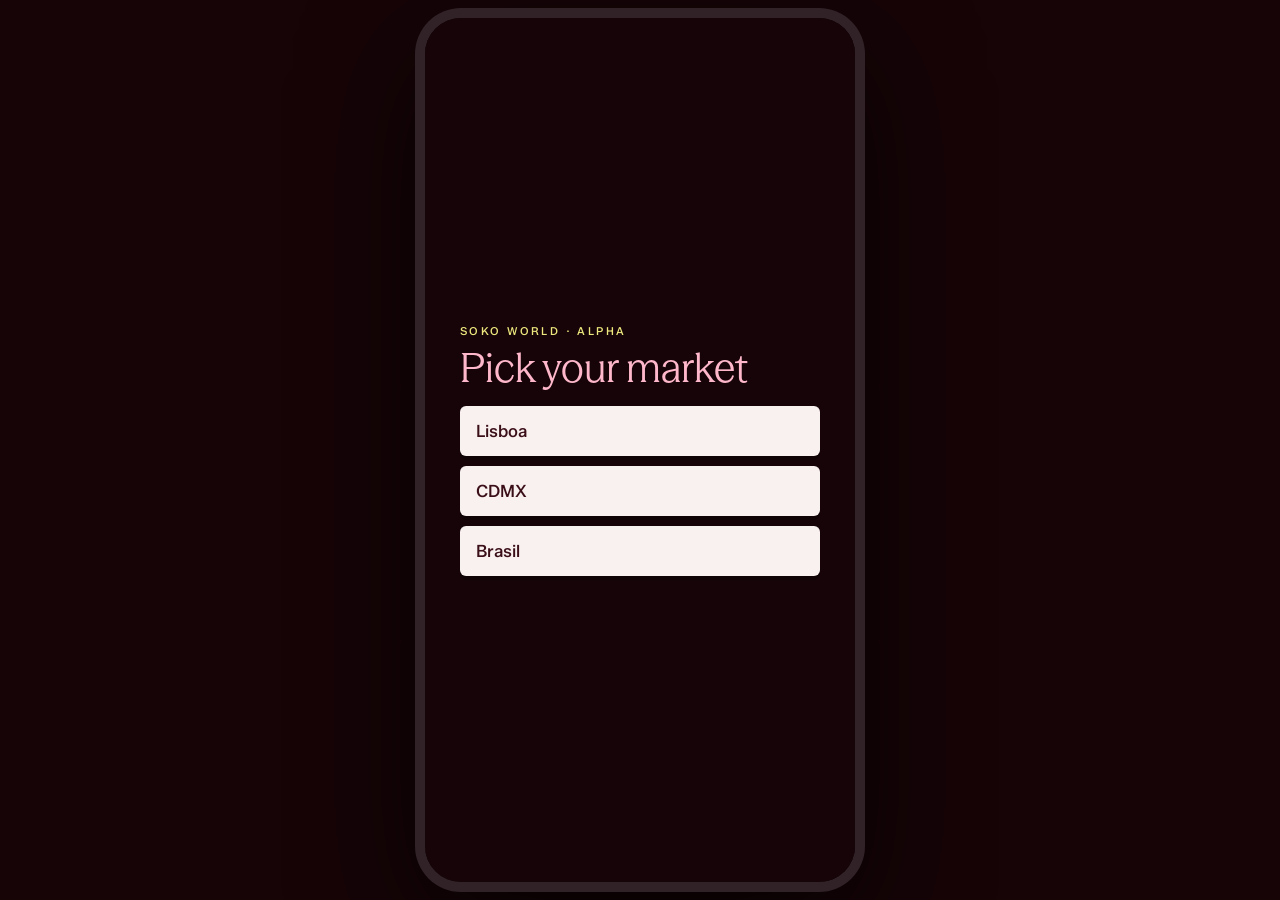
<file: index.html>
<!doctype html><html><head><meta charset="utf-8"><meta name="viewport" content="width=device-width,initial-scale=1"><title>Soko World</title>
<script>addEventListener('hashchange',function(){location.reload()});window.QROUTE=function(h){h=(h||'').toUpperCase();var M={L:'lis',C:'cdmx',B:'br'},SO=['waiter','tasting','museum','play','karaoke','gig','club','barcrush','flea','sunset','blinddate','groupchat'],KO=['restore','fog','pour','seat','beat','echo','ride','crowd','sun','signal'],VZ={L01:'culture',L02:'food',L03:'music',L04:'night',L05:'after',L06:'fallback',C01:'culture',C02:'food',C03:'music',C04:'night',C05:'after',C06:'fallback',B01:'culture',B02:'food',B03:'music',B04:'night',B05:'after',B06:'fallback'},m;
if(h==='ALPHA')return 'game.html?alpha=1';if(h==='ADMIN')return 'game.html?admin=1';
if((m=h.match(/^([SK])(\d\d)([LCB])(PT|ES|BR|EN)$/))){var g=(m[1]==='S'?SO:KO)[+m[2]-1];if(g)return 'game.html?m='+M[m[3]]+'&lang='+m[4].toLowerCase()+'&set='+(m[1]==='S'?'sit':'classic')+'&game='+g+'&ph='+((m[1]==='S'?0:12)+(+m[2])-1)}
if((m=h.match(/^([LCB])(\d\d)(PT|ES|BR|EN)$/))){var z=VZ[m[1]+m[2]];return 'game.html?m='+M[m[1]]+'&lang='+m[3].toLowerCase()+'&set=sit'+(z?'&zone='+z:'')+'&ph='+(21+(+m[2]))}
return null};
(function(){var c=((location.hash||'').slice(1)||'ALPHA').toUpperCase(),u=QROUTE(c);if(u)location.replace(u+'&qr='+encodeURIComponent(c))})();</script></head><body style="background:#170408"></body></html>
</file>
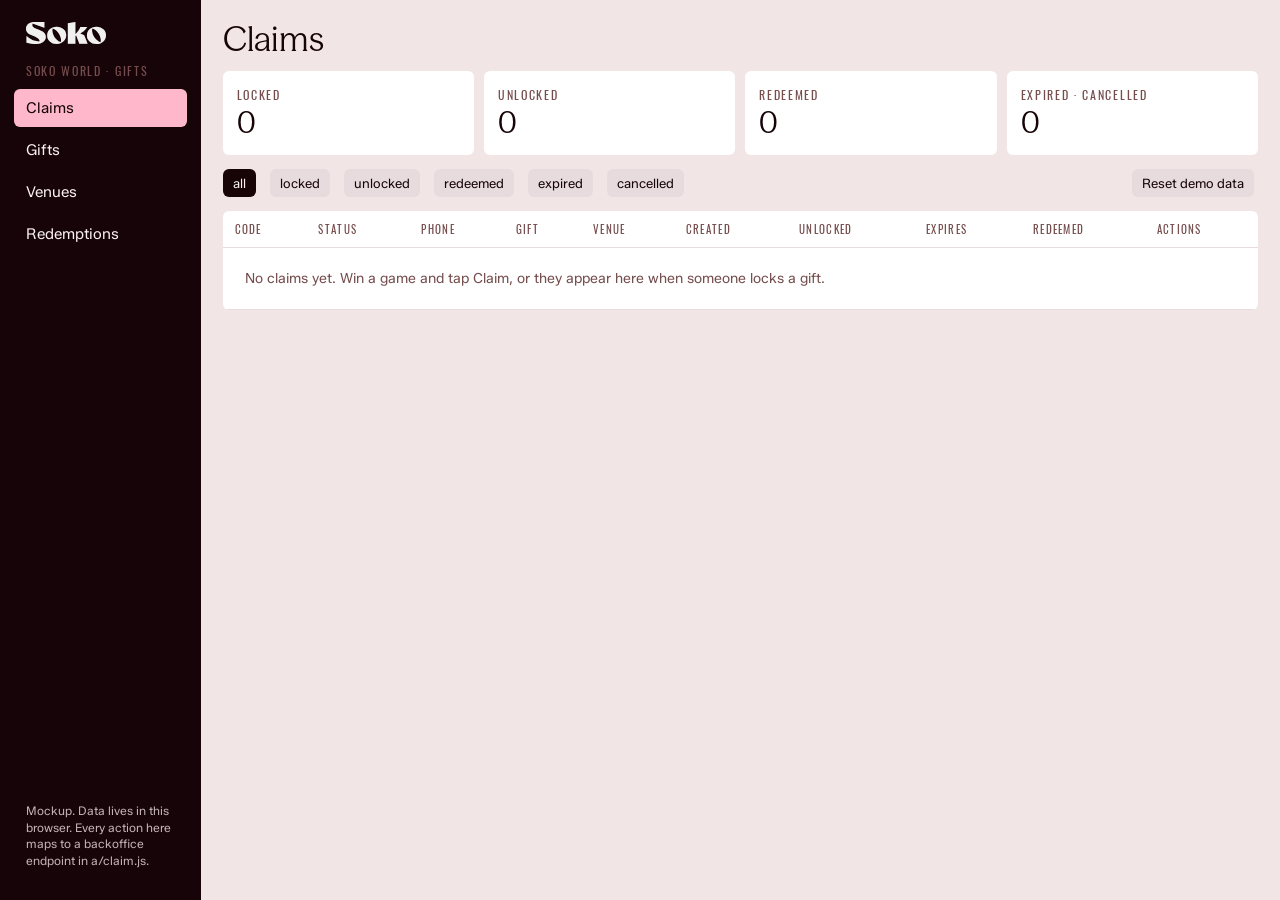
<file: backoffice.html>
<!doctype html>
<html lang="en">
<head>
<meta charset="utf-8">
<meta name="viewport" content="width=device-width,initial-scale=1">
<meta name="robots" content="noindex">
<title>Soko Backoffice · Gifts (mockup)</title>
<link rel="stylesheet" href="a/sw.css">
<style>
body{background:#f1e5e6}
.bo{display:flex;flex-wrap:wrap;min-height:100dvh}
nav{flex:1 1 200px;max-width:240px;background:var(--dark);color:var(--paper);padding:18px 14px;display:flex;flex-direction:column;gap:4px}
nav button{all:unset;cursor:pointer;padding:10px 12px;border-radius:6px;font-size:15px}
nav button.on{background:var(--pink);color:var(--inkd)}
nav button:focus-visible{outline:2px solid var(--yellow)}
section{flex:999 1 560px;min-width:0;padding:22px;display:flex;flex-direction:column;gap:14px}
.tw{overflow-x:auto;background:#fff;border-radius:6px}
table{border-collapse:collapse;width:100%;font-size:14px}
th{font:400 11px Oswald,sans-serif;letter-spacing:.12em;text-transform:uppercase;color:var(--ink50);text-align:left;padding:10px 12px;border-bottom:1px solid var(--sh45);white-space:nowrap}
td{padding:10px 12px;border-bottom:1px solid var(--sh45);vertical-align:middle;white-space:nowrap}
.tag{display:inline-block;padding:3px 8px;border-radius:6px;font-size:12px}
.t-locked{background:var(--yellow)}.t-unlocked{background:var(--blue)}.t-redeemed{background:var(--green)}.t-expired,.t-cancelled{background:var(--sh45);color:var(--sh2)}
.mini{border:0;border-radius:6px;padding:6px 10px;font:400 13px "Zalando Sans",sans-serif;background:var(--sh45);color:var(--inkd);cursor:pointer;margin-right:4px}
.mini.d{background:var(--inkd);color:var(--paper)}
.row{display:flex;gap:10px;flex-wrap:wrap;align-items:center}
.fg{display:grid;grid-template-columns:repeat(2,minmax(0,1fr));gap:10px}
.fg label{display:flex;flex-direction:column;gap:4px;font-size:13px;color:var(--ink50)}
.fg input,.fg select{height:44px;font-size:15px}
.kpi{display:grid;grid-template-columns:repeat(4,minmax(0,1fr));gap:10px}
.kpi div{background:#fff;border-radius:6px;padding:14px}
.kpi b{display:block;font-family:"Season Mix",serif;font-weight:400;font-size:30px}
@media (max-width:700px){.kpi{grid-template-columns:repeat(2,minmax(0,1fr))}.fg{grid-template-columns:1fr}nav{max-width:none;flex-direction:row;flex-wrap:wrap}}
</style>
</head>
<body>
<div class="bo">
<nav aria-label="Backoffice">
<img src="a/wordmark.svg" alt="Soko" style="filter:brightness(0) invert(.94);height:22px;margin:4px 12px 14px;align-self:flex-start">
<span class="ey" style="padding:0 12px 6px">Soko World · Gifts</span>
<button data-v="claims" class="on">Claims</button>
<button data-v="gifts">Gifts</button>
<button data-v="venues">Venues</button>
<button data-v="log">Redemptions</button>
<span style="margin-top:auto;font-size:12px;color:var(--sh4);padding:12px;line-height:1.4">Mockup. Data lives in this browser. Every action here maps to a backoffice endpoint in a/claim.js.</span>
</nav>
<section id="main" aria-live="polite"></section>
</div>
<script src="a/claim.js"></script>
<script>
const API=SWGifts,M=document.getElementById('main');let V='claims',F='all';
const esc=s=>String(s==null?'':s).replace(/[&<>"]/g,c=>({'&':'&amp;','<':'&lt;','>':'&gt;','"':'&quot;'}[c]));
const dt=ms=>ms?new Date(ms).toLocaleString('en-GB',{day:'2-digit',month:'2-digit',hour:'2-digit',minute:'2-digit'}):'·';
document.querySelectorAll('nav [data-v]').forEach(b=>b.onclick=()=>{V=b.dataset.v;document.querySelectorAll('nav [data-v]').forEach(x=>x.classList.toggle('on',x===b));draw()});
function stat(c){return API.check(c)==='expired'&&c.status==='unlocked'?'expired':c.status}
function draw(){const d=API.db();({claims,gifts,venues,log})[V](d)}
function claims(d){
  const all=Object.values(d.claims).sort((a,b)=>b.created_at-a.created_at);
  const n=s=>all.filter(c=>stat(c)===s).length;
  const rows=all.filter(c=>F==='all'||stat(c)===F);
  M.innerHTML=`<h1 class="disp" style="font-size:34px">Claims</h1>
  <div class="kpi"><div><span class="ey">Locked</span><b>${n('locked')}</b></div><div><span class="ey">Unlocked</span><b>${n('unlocked')}</b></div><div><span class="ey">Redeemed</span><b>${n('redeemed')}</b></div><div><span class="ey">Expired · cancelled</span><b>${n('expired')+n('cancelled')}</b></div></div>
  <div class="row">${['all','locked','unlocked','redeemed','expired','cancelled'].map(s=>`<button class="mini ${F===s?'d':''}" data-f="${s}">${s}</button>`).join('')}<button class="mini" id="rs" style="margin-left:auto">Reset demo data</button></div>
  <div class="tw"><table><thead><tr><th>Code</th><th>Status</th><th>Phone</th><th>Gift</th><th>Venue</th><th>Created</th><th>Unlocked</th><th>Expires</th><th>Redeemed</th><th>Actions</th></tr></thead><tbody>
  ${rows.map(c=>`<tr><td><b style="font-weight:500">${esc(c.code)}</b></td><td><span class="tag t-${stat(c)}">${stat(c)}</span></td><td>${esc(API.mask(c.phone_e164||'')||c.phone_masked)}</td><td>${esc(c.gift_title)}</td><td>${esc(c.venue_name)}</td><td>${dt(c.created_at)}</td><td>${dt(c.unlocked_at)}</td><td>${dt(c.expires_at)}</td><td>${dt(c.redeemed_at)}</td>
  <td>${c.status==='locked'?`<button class="mini d" data-a="unlock" data-c="${c.code}" title="What the signup hook does when this phone signs up">Simulate signup</button>`:''}${c.status==='unlocked'?`<button class="mini" data-a="gift" data-c="${c.code}">Gift page</button><button class="mini" data-a="venue" data-c="${c.code}">Venue screen</button>`:''}${['locked','unlocked'].includes(c.status)?`<button class="mini" data-a="cancel" data-c="${c.code}">Cancel</button>`:''}</td></tr>`).join('')||`<tr><td colspan="10" style="color:var(--ink50);padding:22px">No claims yet. Win a game and tap Claim, or they appear here when someone locks a gift.</td></tr>`}
  </tbody></table></div>`;
  M.querySelectorAll('[data-f]').forEach(b=>b.onclick=()=>{F=b.dataset.f;draw()});
  document.getElementById('rs').onclick=()=>{if(confirm('Reset all demo data in this browser?')){API.reset();draw()}};
  M.querySelectorAll('[data-a]').forEach(b=>b.onclick=()=>{const c=API.db().claims[b.dataset.c];const a=b.dataset.a;
    if(a==='unlock'){API.unlock(c.code);API.track('sw_claim_unlock',{code:c.code,via:'backoffice_sim'})}
    if(a==='cancel'&&confirm('Cancel '+c.code+'? The customer can no longer redeem it.'))API.cancel(c.code);
    if(a==='gift')window.open(API.giftUrl(c)+'&demo=1','_blank');
    if(a==='venue')window.open(API.redeemUrl(c),'_blank');
    draw()});
}
function gifts(d){
  const vs=Object.values(d.venues);
  M.innerHTML=`<h1 class="disp" style="font-size:34px">Gifts</h1>
  <div class="tw"><table><thead><tr><th>ID</th><th>Venue</th><th>Title (PT)</th><th>Stock</th><th>Per day</th><th>Valid days</th><th>Issued</th><th>Active</th><th></th></tr></thead><tbody>
  ${Object.values(d.gifts).map(g=>`<tr><td>${esc(g.id)}</td><td>${esc(g.venue_id?(d.venues[g.venue_id]||{}).name:'Any venue')}</td><td>${esc(g.title.pt)}</td><td>${g.stock_total}</td><td>${g.stock_day}</td><td>${g.valid_days}</td><td>${g.issued||0}</td><td>${g.active?'<span class="tag t-redeemed">on</span>':'<span class="tag t-cancelled">off</span>'}</td><td><button class="mini" data-e="${esc(g.id)}">Edit</button></td></tr>`).join('')}
  </tbody></table></div>
  <form id="gf" class="card" style="background:#fff;display:flex;flex-direction:column;gap:12px"><span class="ey" id="gfh">New gift</span>
  <div class="fg"><label>ID<input name="id" required placeholder="G-COFFEE"></label><label>Venue<select name="venue_id"><option value="">Any venue</option>${vs.map(v=>`<option value="${esc(v.id)}">${esc(v.name)}</option>`).join('')}</select></label>
  <label>Title PT<input name="pt" required></label><label>Title PT-BR<input name="br" required></label><label>Title ES<input name="es" required></label><label>Title EN<input name="en" required></label>
  <label>Total stock<input name="stock_total" type="number" min="1" value="50" required></label><label>Per day<input name="stock_day" type="number" min="1" value="10" required></label>
  <label>Valid days after unlock<input name="valid_days" type="number" min="1" value="7" required></label><label>Active<select name="active"><option value="1">On</option><option value="0">Off</option></select></label></div>
  <button class="btn d" type="submit">Save gift</button></form>`;
  const f=document.getElementById('gf');
  M.querySelectorAll('[data-e]').forEach(b=>b.onclick=()=>{const g=d.gifts[b.dataset.e];document.getElementById('gfh').textContent='Edit '+g.id;f.id.value=g.id;f.venue_id.value=g.venue_id||'';['pt','br','es','en'].forEach(k=>f[k].value=g.title[k]);f.stock_total.value=g.stock_total;f.stock_day.value=g.stock_day;f.valid_days.value=g.valid_days;f.active.value=g.active?'1':'0';f.scrollIntoView({behavior:'smooth'})});
  f.onsubmit=e=>{e.preventDefault();API.saveGift({id:f.id.value.trim().toUpperCase(),venue_id:f.venue_id.value||null,title:{pt:f.pt.value,br:f.br.value,es:f.es.value,en:f.en.value},stock_total:+f.stock_total.value,stock_day:+f.stock_day.value,valid_days:+f.valid_days.value,active:f.active.value==='1'});draw()};
}
function venues(d){
  M.innerHTML=`<h1 class="disp" style="font-size:34px">Venues</h1><p class="small" style="margin:0">In the real backoffice these are the existing Soko venues. The only new field is the redeem PIN.</p>
  <div class="tw"><table><thead><tr><th>Venue</th><th>Area</th><th>Market</th><th>Redeem PIN</th><th>This week</th><th>This month</th><th>Redeem page</th></tr></thead><tbody>
  ${Object.values(d.venues).map(v=>{const s=API.stats(v.id);return `<tr><td>${esc(v.name)}</td><td>${esc(v.area)}</td><td>${esc(v.market)}</td><td><input data-p="${esc(v.id)}" value="${esc(v.redeem_pin)}" inputmode="numeric" maxlength="4" style="width:90px;height:38px;font-size:15px" aria-label="PIN for ${esc(v.name)}"></td><td>${s.week}</td><td>${s.month}</td><td><a href="redeem.html" target="_blank" style="color:var(--ink)">Open</a></td></tr>`}).join('')}
  </tbody></table></div>`;
  M.querySelectorAll('[data-p]').forEach(i=>i.onchange=()=>{if(/^\d{4}$/.test(i.value))API.saveVenue({id:i.dataset.p,redeem_pin:i.value});else{i.value=API.db().venues[i.dataset.p].redeem_pin}});
}
function log(d){
  M.innerHTML=`<h1 class="disp" style="font-size:34px">Redemptions</h1><div class="tw"><table><thead><tr><th>When</th><th>Code</th><th>Gift</th><th>Venue</th><th>Customer</th></tr></thead><tbody>
  ${d.log.map(r=>`<tr><td>${dt(r.at)}</td><td>${esc(r.code)}</td><td>${esc(r.gift_title)}</td><td>${esc((d.venues[r.venue_id]||{}).name||r.venue_id)}</td><td>${esc(r.phone)}</td></tr>`).join('')||`<tr><td colspan="5" style="color:var(--ink50);padding:22px">No redemptions in this browser yet.</td></tr>`}
  </tbody></table></div>`;
}
draw();
</script>
</body>
</html>
</file>
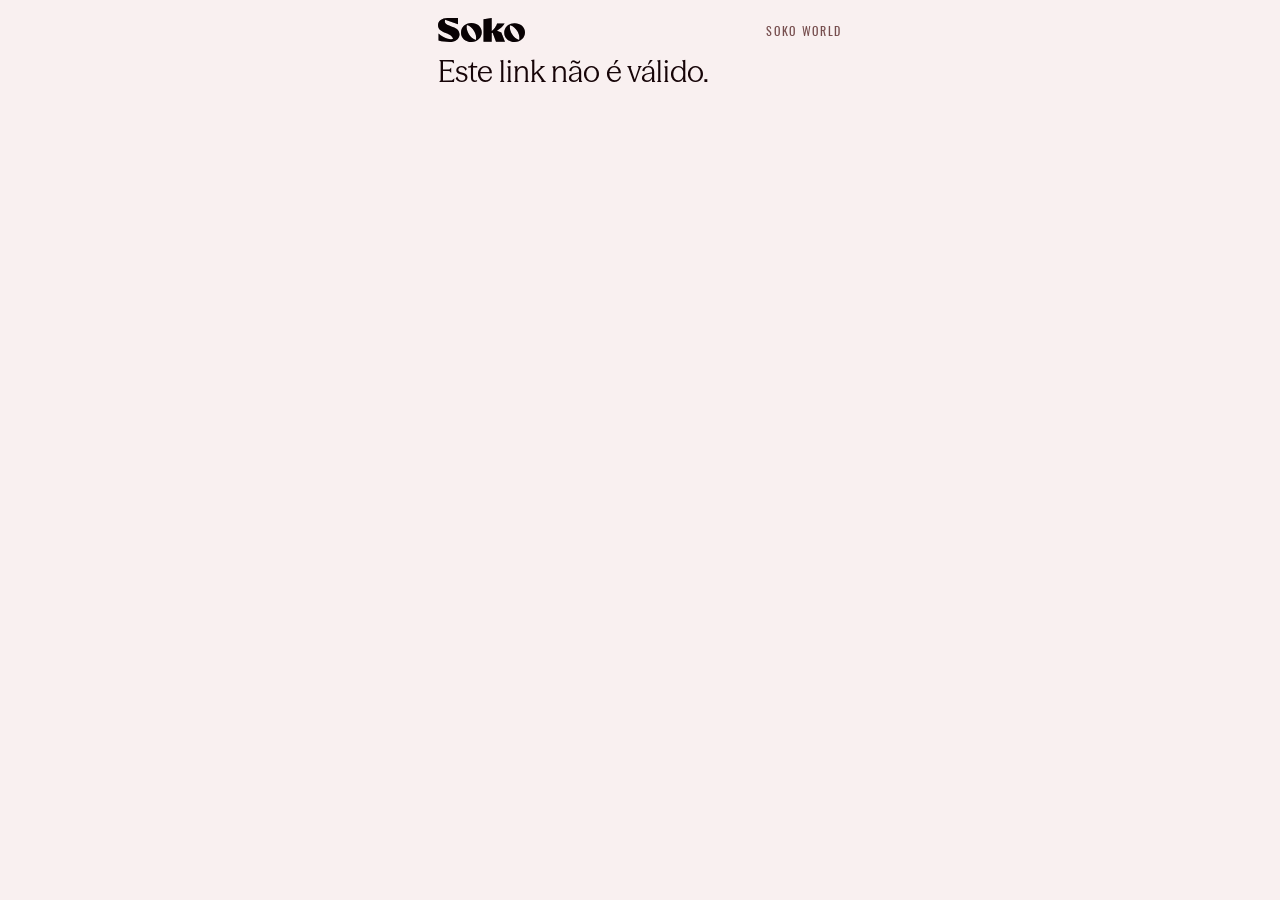
<file: gift.html>
<!doctype html>
<html lang="pt">
<head>
<meta charset="utf-8">
<meta name="viewport" content="width=device-width,initial-scale=1,viewport-fit=cover">
<meta name="robots" content="noindex">
<meta name="theme-color" content="#f9f0f0">
<title>Soko · Your gift</title>
<link rel="stylesheet" href="a/sw.css">
</head>
<body>
<main class="wrap" id="app"></main>
<script src="a/qr.js"></script>
<script src="a/claim.js"></script>
<script>
/* Customer side · the page the WhatsApp message links to after signup (?d=<claim>). */
const T={
pt:{ey:'A tua oferta',show:'Mostra isto ao balcão',venue:'Venue',until:'Válida até',once:'Só funciona uma vez. A equipa lê com a câmara do telemóvel.',lock_ey:'Oferta guardada',lock_h:'Regista-te na Soko para a desbloquear',lock_p:'A tua oferta está presa a {p}. Regista-te na Soko com este número exato e o QR chega-te pelo WhatsApp.',get:'Obter a Soko',sim:'Demo: simular registo na Soko',used:'Esta oferta já foi usada a {t}.',inv:'Este link não é válido.'},
br:{ey:'Seu presente',show:'Mostre isto no balcão',venue:'Lugar',until:'Válido até',once:'Só funciona uma vez. A equipe lê com a câmera do celular.',lock_ey:'Presente guardado',lock_h:'Cadastre-se na Soko pra liberar',lock_p:'Seu presente está preso a {p}. Cadastre-se na Soko com este número exato e o QR chega pelo WhatsApp.',get:'Baixar a Soko',sim:'Demo: simular cadastro na Soko',used:'Este presente já foi usado em {t}.',inv:'Este link não é válido.'},
es:{ey:'Tu regalo',show:'Muestra esto en la barra',venue:'Lugar',until:'Válido hasta',once:'Funciona una sola vez. El equipo lo lee con la cámara del teléfono.',lock_ey:'Regalo guardado',lock_h:'Regístrate en Soko para desbloquearlo',lock_p:'Tu regalo está ligado a {p}. Regístrate en Soko con este número exacto y el QR te llega por WhatsApp.',get:'Descargar Soko',sim:'Demo: simular registro en Soko',used:'Este regalo ya se usó el {t}.',inv:'Este enlace no es válido.'},
en:{ey:'Your gift',show:'Show this at the counter',venue:'Venue',until:'Valid until',once:'Works once. Staff scan it with their phone camera.',lock_ey:'Gift saved',lock_h:'Sign up to Soko to unlock it',lock_p:'Your gift is locked to {p}. Sign up to Soko with this exact number and the QR arrives on WhatsApp.',get:'Get Soko',sim:'Demo: simulate Soko signup',used:'This gift was already used on {t}.',inv:'This link isn’t valid.'}};
const LOC={pt:'pt-PT',br:'pt-BR',es:'es-MX',en:'en-GB'};
const API=SWGifts,qs=new URLSearchParams(location.search),app=document.getElementById('app');
const R=API.get(qs.get('d')||'');const c=R.claim;
let L=qs.get('lang')||(c&&(c.lang||API.LANG[c.market]))||'pt';if(!T[L])L='pt';
document.documentElement.lang=L==='br'?'pt-BR':L;
const t=(k,o)=>{let s=T[L][k];for(const x in (o||{}))s=s.replace('{'+x+'}',o[x]);return s};
const esc=s=>String(s==null?'':s).replace(/[&<>"]/g,ch=>({'&':'&amp;','<':'&lt;','>':'&gt;','"':'&quot;'}[ch]));
const topbar=`<div class="top"><img src="a/wordmark.svg" alt="Soko" style="filter:brightness(.25)"><span class="ey">Soko World</span></div>`;
function qrSvg(text){const q=qrcode(0,'M');q.addData(text);q.make();return q.createSvgTag({cellSize:6,margin:4,scalable:true})}
if(!c){app.innerHTML=topbar+`<h1 class="disp" style="font-size:30px">${esc(t('inv'))}</h1>`}
else{
  API.track('sw_gift_open',{status:c.status,code:c.code,venue:c.venue_id});
  const phone=c.phone_masked||API.mask(c.phone_e164||'');
  if(c.status==='locked'){
    app.innerHTML=topbar+`<span class="ey">${esc(t('lock_ey'))}</span><h1 class="disp" style="font-size:34px">${esc(t('lock_h'))}</h1>
    <div class="card" style="background:var(--pinkl)"><span class="ey" style="font-size:10px">${esc(c.venue_name)}</span><div style="font-size:18px;font-weight:500;margin-top:4px">${esc(c.gift_title)}</div></div>
    <p style="margin:0;font-size:16px;line-height:1.45">${esc(t('lock_p',{p:phone}))}</p>
    <a class="btn p" href="https://soko.fyi/get/">${esc(t('get'))}</a>
    ${qs.get('demo')==='1'?`<div class="demo"><button class="btn y" id="sim">${esc(t('sim'))}</button></div>`:''}`;
    const sim=document.getElementById('sim');
    if(sim)sim.onclick=()=>{let u=API.unlock(c.code);if(!u||u.status!=='unlocked'){u=Object.assign({},c,{status:'unlocked',unlocked_at:Date.now(),expires_at:Date.now()+7*864e5})}
      location.href=API.giftUrl(u).replace(/\?/,'?demo=1&');};
  } else {
    const url=API.redeemUrl(c);
    const dl=new Date(c.expires_at).toLocaleDateString(LOC[L],{weekday:'short',day:'numeric',month:'numeric'});
    app.innerHTML=topbar+`<span class="ey" style="text-align:center">${esc(t('show'))}</span><h1 class="disp" style="font-size:36px;text-align:center">${esc(c.gift_title)}</h1>
    <div class="qrbox pop">${qrSvg(url)}</div><div class="code">${esc(c.code)}</div>
    <div class="kv"><div style="background:var(--pinkl)"><span class="ey" style="font-size:10px">${esc(t('venue'))}</span><b>${esc(c.venue_name)}</b></div><div><span class="ey" style="font-size:10px">${esc(t('until'))}</span><b>${esc(dl)}</b></div></div>
    <p class="small" style="text-align:center;margin:0">${esc(c.status==='redeemed'?t('used',{t:new Date(c.redeemed_at).toLocaleString(LOC[L])}):t('once'))}</p>
    ${qs.get('demo')==='1'?`<div class="demo">Demo: <a href="${esc(url)}" style="color:inherit">open the venue screen for this QR</a></div>`:''}`;
  }
}
</script>
</body>
</html>
</file>
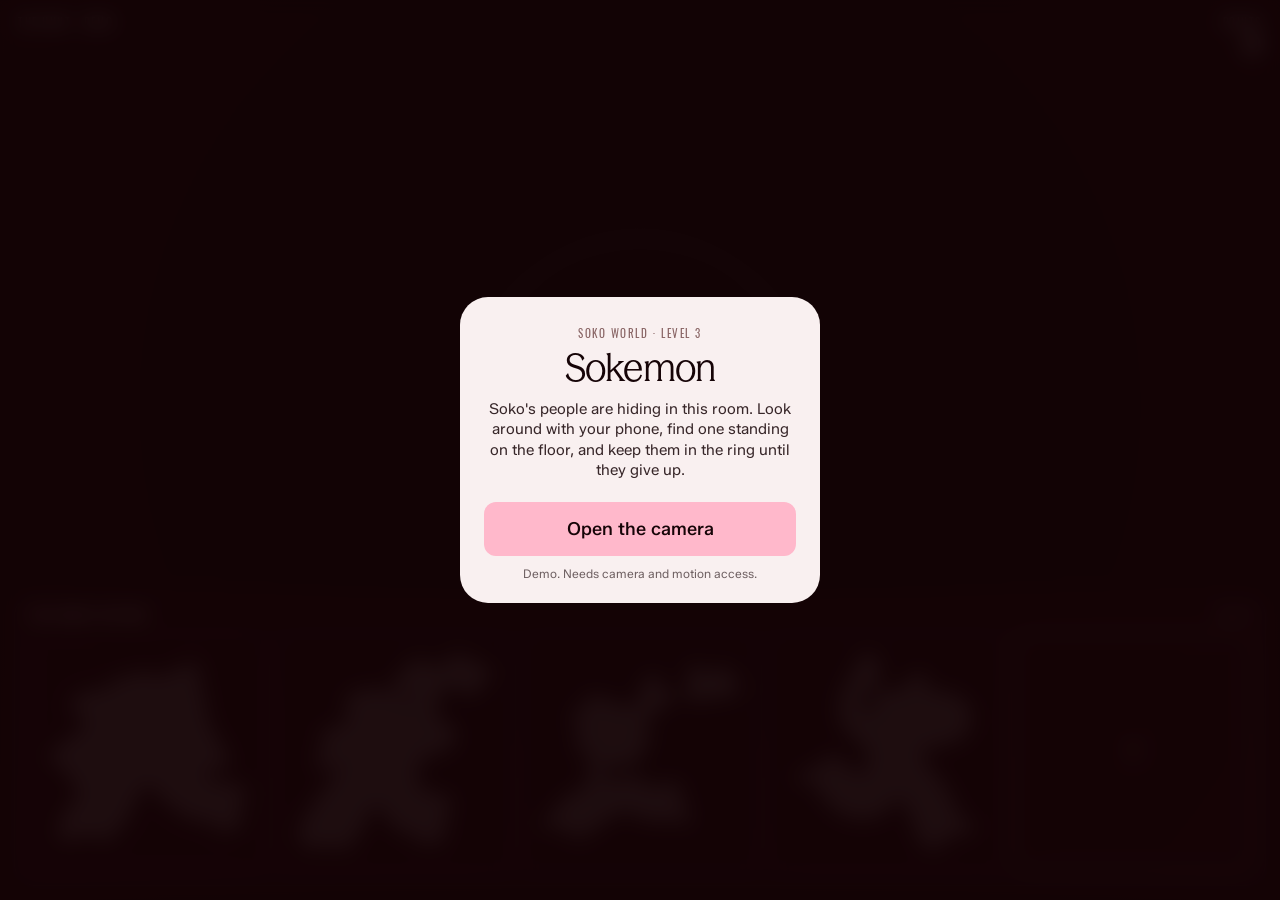
<file: hunt.html>
<!doctype html>
<html lang="en"><head><meta charset="utf-8">
<meta name="viewport" content="width=device-width,initial-scale=1,viewport-fit=cover,user-scalable=no">
<title>Sokemon · Soko World</title>
<style>
@font-face{font-family:"Zalando Sans";src:url(a/ZalandoSans.woff2) format("woff2");font-weight:200 900;font-display:swap}
@font-face{font-family:"Oswald";src:url(a/Oswald-Regular.woff2) format("woff2");font-weight:400;font-display:swap}
@font-face{font-family:"Season Mix";src:url(a/SeasonMixTRIAL-Regular.woff2) format("woff2");font-weight:100 900;font-display:swap}
:root{--ink:#160407;--dark:#3b0f18;--paper:#f9f0f0;--pink:#ffb8cb;--lilac:#a597ff;--yellow:#ede77d;--green:#b0ef8b;--blue:#8bdfff;--coral:#f68686}
*{box-sizing:border-box;-webkit-tap-highlight-color:transparent}
html,body{margin:0;height:100%;background:var(--ink);color:var(--paper);font-family:"Zalando Sans",system-ui,sans-serif;overflow:hidden;overscroll-behavior:none;touch-action:none;user-select:none;-webkit-user-select:none}
#cam,#fb,#cv{position:fixed;inset:0;width:100%;height:100%}#cam,#fb{z-index:0}#cv{z-index:2}#shade{z-index:1}.top,.hint,.tray{z-index:3}#dbg{position:fixed;left:8px;top:50%;z-index:9;font:11px monospace;background:rgba(0,0,0,.6);padding:4px 6px;border-radius:6px;display:none;white-space:pre}
#cam{object-fit:cover;background:#000}
#fb{background:linear-gradient(180deg,#4a3f9e,#8f82ec 55%,#e7a3c4);display:none}
#shade{position:fixed;inset:0;background:radial-gradient(circle at 50% 45%,transparent 30%,rgba(22,4,7,.55));pointer-events:none}
.top{position:fixed;left:0;right:0;top:0;padding:calc(env(safe-area-inset-top) + 14px) 18px 0;display:flex;justify-content:space-between;align-items:flex-start;pointer-events:none}
.k{font-family:Oswald,sans-serif;letter-spacing:.14em;text-transform:uppercase;font-size:11px;opacity:.85}
.pts{font-family:"Season Mix",serif;font-size:30px;line-height:1}
.hint{position:fixed;left:0;right:0;top:calc(env(safe-area-inset-top) + 76px);text-align:center;font-family:"Season Mix",serif;font-size:21px;padding:0 26px;text-shadow:0 2px 14px rgba(0,0,0,.6);pointer-events:none;transition:opacity .4s}
.tray{position:fixed;left:14px;right:14px;bottom:calc(env(safe-area-inset-bottom) + 14px);background:rgba(22,4,7,.6);-webkit-backdrop-filter:blur(14px);backdrop-filter:blur(14px);border:1px solid rgba(255,255,255,.16);border-radius:22px;padding:12px 14px 14px}
.tray .k{display:flex;justify-content:space-between}
.slots{display:flex;gap:8px;margin-top:10px}
.slot{flex:1;aspect-ratio:1;border-radius:14px;border:1.5px dashed rgba(255,255,255,.3);display:grid;place-items:center;position:relative;transition:all .4s}
.slot img{width:86%;height:86%;object-fit:contain;filter:brightness(0) invert(1);opacity:.22;transition:opacity .4s,filter .4s,transform .5s cubic-bezier(.2,1.6,.4,1)}
.slot.got{border:1.5px solid rgba(255,255,255,.55);background:rgba(255,255,255,.1)}.slot.got img{opacity:1;filter:none;transform:scale(1.12)}
.slot.rare{border-color:var(--yellow)}.slot.rare::after{content:'?';position:absolute;font-family:"Season Mix",serif;font-size:22px;color:var(--yellow)}
.slot.rare img{opacity:0}
.sheet{position:fixed;inset:0;display:grid;place-items:center;padding:22px;background:rgba(22,4,7,.82);-webkit-backdrop-filter:blur(10px);backdrop-filter:blur(10px);z-index:5;transition:opacity .4s}
.sheet.off{opacity:0;pointer-events:none}
.card{width:100%;max-width:360px;background:var(--paper);color:var(--ink);border-radius:28px;padding:28px 24px 22px;text-align:center}
.card .k{color:#764d4d}.card h1{font-family:"Season Mix",serif;font-weight:400;font-size:38px;line-height:1;margin:8px 0 12px;letter-spacing:-.02em}
.card p{font-size:15px;line-height:1.35;margin:0 0 8px;opacity:.85}
.card button{font:inherit;font-size:18px;font-weight:500;width:100%;margin-top:14px;padding:16px;border:0;border-radius:12px;background:var(--pink);color:var(--ink)}
.card small{display:block;margin-top:10px;font-size:12px;opacity:.6}
.rarebox{margin:14px 0 2px;padding:12px;border-radius:14px;background:var(--dark);color:var(--paper);font-size:14px;line-height:1.3}.rarebox b{color:var(--yellow);font-weight:500}
</style></head><body>
<video id="cam" playsinline muted autoplay></video><div id="fb"></div><canvas id="cv"></canvas><div id="shade"></div>
<div class="top"><div><div class="k" id="tk"></div><div class="k" id="tp" style="opacity:.6;margin-top:3px"></div></div><div style="text-align:right"><div class="k" id="tl"></div><div class="pts" id="pts">0</div></div></div>
<div class="hint" id="hint"></div><div id="dbg"></div>
<div class="tray"><div class="k"><span id="tw"></span><span id="tc"></span></div><div class="slots" id="slots"></div></div>
<div class="sheet" id="intro"><div class="card"><div class="k" id="ik"></div><h1 id="ih"></h1><p id="ip"></p><button id="go"></button><small id="is"></small></div></div>
<div class="sheet off" id="end"><div class="card"><div class="k" id="ek"></div><h1 id="eh"></h1><p id="ep"></p><div class="rarebox" id="er"></div><button id="again"></button><small id="es"></small></div></div>
<script src="a/geo.js"></script>
<script>
const qs=new URLSearchParams(location.search),lang=({pt:'pt',br:'br',es:'es'})[qs.get('lang')]||'en';
const T={en:{cal:'Aim the ring at a clear bit of floor, then tap',low:'Lower. Aim at the floor',tk:'The hunt · demo',tl:'points',tw:"This week's pattern",ik:'Soko World · level 3',ih:'Sokemon',ip:'Soko\'s people are hiding in this room. Look around with your phone, find one standing on the floor, and keep them in the ring until they give up.',go:'Open the camera',is:'Demo. Needs camera and motion access.',find:'Look around. Someone is here…',hold:'Keep them in the ring',slip:'Soko\'s people are hiding in this room. Look around with your phone, find one standing on the floor, and keep them in the ring until they give up.',got:['Got it.','Yours now.','Clean catch.'],next:'Another one just appeared',ek:'3 of 5 collected',eh:'So close',ep:'You earned {p} points tonight. Points open more small games while you chase the full pattern.',er:'<b>Two are still missing.</b> One hides in a food spot before noon. The last one only shows up in a music spot after midnight.',again:'Play the demo again',es:'Demo only. Nothing is saved.',drag:'No motion sensor here. Drag to look around.',up:'Look up a little',down:'Look down. It is standing on the floor',turn:'Follow the arrow. Turn your phone'},
pt:{cal:'Aponta o anel para um bocado de chão livre e toca',low:'Mais para baixo. Aponta para o chão',tk:'A caça · demo',tl:'pontos',tw:'O padrão desta semana',ik:'Soko World · nível 3',ih:'Sokemon',ip:'A malta da Soko está escondida nesta sala. Olha à volta com o telemóvel, encontra uma figura no chão e mantém-na no anel até ela desistir.',go:'Abrir a câmara',is:'Demo. Precisa de acesso à câmara e ao movimento.',find:'Olha à volta. Está aqui alguém…',hold:'Mantém-na no anel',slip:'A malta da Soko está escondida nesta sala. Olha à volta com o telemóvel, encontra uma figura no chão e mantém-na no anel até ela desistir.',got:['Apanhada.','Já é tua.','Bem apanhada.'],next:'Apareceu outra',ek:'3 de 5 apanhadas',eh:'Quase',ep:'Ganhaste {p} pontos esta noite. Os pontos abrem mais jogos pequenos enquanto persegues o padrão completo.',er:'<b>Ainda faltam duas.</b> Uma esconde-se num sítio de comida antes do meio-dia. A última só aparece num sítio de música depois da meia-noite.',again:'Jogar a demo outra vez',es:'Só demo. Nada fica guardado.',drag:'Sem sensor de movimento. Arrasta para olhar à volta.',up:'Olha um pouco para cima',down:'Olha para baixo. Está no chão',turn:'Segue a seta. Roda o telemóvel'},
br:{cal:'Aponta o anel pra um pedaço de chão livre e toca',low:'Mais pra baixo. Aponta pro chão',tk:'A caça · demo',tl:'pontos',tw:'O padrão desta semana',ik:'Soko World · nível 3',ih:'Sokemon',ip:'A galera da Soko está escondida nesta sala. Olha em volta com o celular, acha uma figura no chão e mantém ela no anel até ela desistir.',go:'Abrir a câmera',is:'Demo. Precisa de acesso à câmera e ao movimento.',find:'Olha em volta. Tem alguém aqui…',hold:'Mantém ela no anel',slip:'A galera da Soko está escondida nesta sala. Olha em volta com o celular, acha uma figura no chão e mantém ela no anel até ela desistir.',got:['Pegou.','Agora é sua.','Bela pegada.'],next:'Apareceu mais uma',ek:'3 de 5 coletadas',eh:'Quase',ep:'Você ganhou {p} pontos hoje. Os pontos liberam mais jogos pequenos enquanto você corre atrás do padrão completo.',er:'<b>Ainda faltam duas.</b> Uma se esconde num lugar de comida antes do meio-dia. A última só aparece num lugar de música depois da meia-noite.',again:'Jogar a demo de novo',es:'Só demo. Nada fica salvo.',drag:'Sem sensor de movimento. Arrasta para olhar em volta.',up:'Olha um pouco pra cima',down:'Olha pra baixo. Está no chão',turn:'Segue a seta. Vira o celular'},
es:{cal:'Apunta el anillo a un pedazo de piso libre y toca',low:'Más abajo. Apunta al piso',tk:'La cacería · demo',tl:'puntos',tw:'El patrón de esta semana',ik:'Soko World · nivel 3',ih:'Sokemon',ip:'La gente de Soko está escondida en este lugar. Mira alrededor con tu celular, encuentra una figura en el piso y mantenla en el anillo hasta que se rinda.',go:'Abrir la cámara',is:'Demo. Necesita acceso a la cámara y al movimiento.',find:'Mira alrededor. Aquí hay alguien…',hold:'Mantenla en el anillo',slip:'La gente de Soko está escondida en este lugar. Mira alrededor con tu celular, encuentra una figura en el piso y mantenla en el anillo hasta que se rinda.',got:['Atrapada.','Ya es tuya.','Buena atrapada.'],next:'Apareció otra',ek:'3 de 5 atrapadas',eh:'Casi',ep:'Ganaste {p} puntos esta noche. Los puntos abren más juegos pequeños mientras persigues el patrón completo.',er:'<b>Todavía faltan dos.</b> Una se esconde en un lugar de comida antes del mediodía. La última solo aparece en un lugar de música después de la medianoche.',again:'Jugar la demo otra vez',es:'Solo demo. Nada se guarda.',drag:'Sin sensor de movimiento. Arrastra para mirar alrededor.',up:'Mira un poco hacia arriba',down:'Mira hacia abajo. Está en el piso',turn:'Sigue la flecha. Gira tu celular'}}[lang];
const $=s=>document.querySelector(s);const DBG=qs.get('dbg')==='1';
['tk','tl','tw','ik','ih','ip','go','is','ek','eh','again','es'].forEach(k=>$('#'+k).textContent=T[k]);$('#er').innerHTML=T.er;

// ---- real Soko characters (from the Soko brand files)
const CH=[{id:'reader',c:'#ffb8cb'},{id:'camera',c:'#8bdfff'},{id:'bag',c:'#ede77d'},{id:'dancer',c:'#a597ff'},{id:'sitter',c:'#ede77d'}];
CH.forEach(c=>{c.img=new Image();c.img.src='a/ch/'+c.id+'.webp'});
const slots=$('#slots');
CH.forEach((c,i)=>{const d=document.createElement('div');d.className='slot'+(i===4?' rare':'');const im=document.createElement('img');im.src='a/ch/'+c.id+'.webp';im.alt='';d.appendChild(im);slots.appendChild(d)});

// ---- view + world
const cv=$('#cv'),ctx=cv.getContext('2d');let W=0,H=0,DPR=Math.min(2,devicePixelRatio||1);
function fit(){W=innerWidth;H=innerHeight;cv.width=W*DPR;cv.height=H*DPR;ctx.setTransform(DPR,0,0,DPR,0,0)}addEventListener('resize',fit);fit();
const V={yaw:0,pitch:-20,roll:0,ty:0,tp:-20,tr:0,uy:0,gyro:false,base:null,h:[]};
const CAMH=1.45,CHH=.62,DEG=180/Math.PI,RAD=Math.PI/180,cam=$('#cam');
// camera lock: reads the camera picture to learn the real lens angle and the camera delay, then keeps the drawing glued to the picture
const TR={on:qs.get('lock')!=='0',k:0,L:.07,rx:0,ry:0,ax:0,ay:0,conf:0,lum:.5,E:new Float64Array(11),En:0,sxy:0,sxx:0,pt:0,nf:false,src:null};
const KK=()=>TR.k||W/52,wrap=d=>((d+540)%360)-180;
// a point in the room: bearing (deg), distance (m), height above floor (m) -> screen, through a real lens model (k = px per degree at the centre)
function PJ(b,d,z,yaw,pit,rol,k){const f=k*DEG,ph=wrap(b-yaw)*RAD,th=pit*RAD,ro=rol*RAD,xr=-d*Math.sin(ph),fw=d*Math.cos(ph),up=z-CAMH,dep=fw*Math.cos(th)+up*Math.sin(th),yc=-fw*Math.sin(th)+up*Math.cos(th);
 if(dep<.05)return{x:ph>0?-9999:W+9999,y:H*.45,back:true};const xs=xr*Math.cos(ro)-yc*Math.sin(ro),ys=xr*Math.sin(ro)+yc*Math.cos(ro);return{x:W/2+f*xs/dep,y:H*.45-f*ys/dep}}
function P3(b,d,z){const q=PJ(b,d,z,V.yaw,V.pitch,V.roll,KK());if(!q.back){q.x+=TR.ax;q.y+=TR.ay}return q}
// where the phone was pointing at time t (ms), from the recent sensor history
function samp(t){const h=V.h,n=h.length;if(!n)return{uy:V.uy,p:V.tp,r:V.tr};if(t>=h[n-1].t)return h[n-1];for(let i=n-2;i>=0;i--)if(h[i].t<=t){const a=h[i],b=h[i+1],u=(t-a.t)/(b.t-a.t||1);return{uy:a.uy+(b.uy-a.uy)*u,p:a.p+(b.p-a.p)*u,r:a.r+wrap(b.r-a.r)*u}}return h[0]}
function onOri(e){if(e.alpha==null||e.beta==null)return;V.gyro=true;V.n=(V.n||0)+1;const d=RAD,a=e.alpha*d,b=e.beta*d,g=(e.gamma||0)*d;
 const vx=-Math.sin(g)*Math.cos(a)-Math.cos(g)*Math.sin(b)*Math.sin(a),vy=-Math.sin(g)*Math.sin(a)+Math.cos(g)*Math.sin(b)*Math.cos(a),vz=-Math.cos(g)*Math.cos(b);
 const pit=Math.asin(Math.max(-1,Math.min(1,vz)))/d;
 if(Math.abs(vz)<.94){const yaw=Math.atan2(-vx,vy)/d;if(V.base==null)V.base=yaw;const ny=wrap(yaw-V.base);V.uy+=wrap(ny-V.ty);V.ty=ny;
  // tilt of the phone against the horizon, so characters stay upright in the room
  const n=Math.hypot(vx,vy)||1,rx=vy/n,ry=-vx/n,Yx=-Math.sin(a)*Math.cos(b),Yy=Math.cos(a)*Math.cos(b),Yz=Math.sin(b);V.tr=Math.atan2(Yx*rx+Yy*ry,(Yx*ry-Yy*rx)*vz+Yz*(rx*vy-ry*vx))/d}
 V.tp=Math.max(-75,Math.min(75,pit));V.h.push({t:performance.now(),uy:V.uy,p:V.tp,r:V.tr});if(V.h.length>64)V.h.shift()}
// --- picture tracker: how far did the camera picture slide since the last frame?
const TW=80,TM=22,TRR=5;let TH=0,tcv=null,tcx=null,ga=null,gb=null;const TS=new Float64Array(121);
function grab(){const v=TR.src||cam,vw=v.videoWidth||v.width,vh=v.videoHeight||v.height;if(!vw||!vh)return false;
 if(!tcv||TR.w!==W||TR.hh!==H){TR.w=W;TR.hh=H;TH=Math.max(60,Math.round(TW*H/W));tcv=document.createElement('canvas');tcv.width=TW;tcv.height=TH;tcx=tcv.getContext('2d',{willReadFrequently:true});ga=new Uint8Array(TW*TH);gb=new Uint8Array(TW*TH);TR.pt=0}
 const s=Math.max(W/vw,H/vh),sw=W/s,sh=H/s;try{tcx.drawImage(v,(vw-sw)/2,(vh-sh)/2,sw,sh,0,0,TW,TH)}catch(e){return false}
 const d=tcx.getImageData(0,0,TW,TH).data,t=ga;ga=gb;gb=t;let m=0;for(let i=0,j=0;j<gb.length;i+=4,j++)m+=gb[j]=(d[i]*2+d[i+1]*5+d[i+2])>>3;TR.lum+=(m/gb.length/255-TR.lum)*.2;return true}
function match(px,py){const lim=TM-TRR,cx0=Math.max(-lim,Math.min(lim,Math.round(px))),cy0=Math.max(-lim,Math.min(lim,Math.round(py)));let best=1e18,bi=0,bj=0,sum=0,n=0;
 for(let j=-TRR;j<=TRR;j++)for(let i=-TRR;i<=TRR;i++){const sx=cx0+i,sy=cy0+j;let s=0;for(let y=TM;y<TH-TM;y+=2){let o=y*TW+TM,o2=(y+sy)*TW+TM+sx;for(let x=TM;x<TW-TM;x++){const q=gb[o2++]-ga[o++];s+=q<0?-q:q}}TS[(j+TRR)*11+i+TRR]=s;sum+=s;if(s<best){best=s;bi=i;bj=j}}
 n=(TW-2*TM)*Math.ceil((TH-2*TM)/2);const mean=sum/121;let c=mean/n<1.2?0:Math.max(0,Math.min(1,((1-best/mean)-.12)/.3));if(Math.abs(bi)===TRR||Math.abs(bj)===TRR)c*=.3;
 let fx=0,fy=0;const id=(bj+TRR)*11+bi+TRR;if(Math.abs(bi)<TRR){const l=TS[id-1],r=TS[id+1],dn=l-2*best+r;if(dn>0)fx=.5*(l-r)/dn}if(Math.abs(bj)<TRR){const l=TS[id-11],r=TS[id+11],dn=l-2*best+r;if(dn>0)fy=.5*(l-r)/dn}
 return{x:cx0+bi+fx,y:cy0+bj+fy,c}}
// how far the picture should have slid between two moments, for a given camera delay (in px at k=1)
function shiftU(t0,t1,lg){const a=samp(t0-lg),b=samp(t1-lg),c=Math.cos(a.p*RAD),q=PJ(a.uy,1e3*c,CAMH+1e3*Math.sin(a.p*RAD),b.uy,b.p,b.r,1);return q.back?[0,0]:[q.x-W/2,q.y-H*.45]}
function track(now){if(!TR.on||!V.gyro||V.h.length<4)return;if(!grab())return;const t0=TR.pt;TR.pt=now;if(!t0||now-t0>180)return;
 const sc=W/TW,k=KK(),u=shiftU(t0,now,TR.L*1000),m=match(u[0]*k/sc,u[1]*k/sc);TR.conf+=(m.c-TR.conf)*.2;if(m.c<.35)return;const mx=m.x*sc,my=m.y*sc,w=m.c;
 // 1) learn the camera delay: which delay makes the sensors explain the picture best
 let hi=0,bj=0;for(let j=0;j<11;j++){const v=shiftU(t0,now,j*20),ex=mx-v[0]*k,ey=my-v[1]*k;TR.E[j]=TR.E[j]*.985+(ex*ex+ey*ey)*w;if(TR.E[j]<TR.E[bj])bj=j;if(TR.E[j]>hi)hi=TR.E[j]}
 TR.En=TR.En*.985+(mx*mx+my*my)*w;if(TR.En>1500&&hi>0&&(hi-TR.E[bj])/hi>.3){let l=bj;if(bj>0&&bj<10){const a=TR.E[bj-1],b=TR.E[bj],c=TR.E[bj+1],dn=a-2*b+c;if(dn>0)l+=.5*(a-c)/dn}TR.L+=(l*.02-TR.L)*.04}
 // 2) learn the real lens angle: px of picture slide per degree of turn
 TR.sxy=TR.sxy*.985+(mx*u[0]+my*u[1])*w;TR.sxx=TR.sxx*.985+(u[0]*u[0]+u[1]*u[1])*w;if(TR.sxx>30){const kn=Math.max(W/85,Math.min(W/34,TR.sxy/TR.sxx));TR.k=k+(kn-k)*.05}
 // 3) whatever is left over, nudge the drawing so it stays glued to the picture
 const ex=mx-u[0]*k,ey=my-u[1]*k;if(Math.hypot(ex,ey)>.7){const lm=W*.12;TR.rx=Math.max(-lm,Math.min(lm,TR.rx+ex*.5*w));TR.ry=Math.max(-lm,Math.min(lm,TR.ry+ey*.5*w))}}
let drag=null;cv.addEventListener('pointerdown',e=>{drag=[e.clientX,e.clientY]});addEventListener('pointerup',()=>drag=null);
addEventListener('pointermove',e=>{if(!drag||V.gyro)return;V.ty=wrap(V.ty+(e.clientX-drag[0])*.22);V.tp=Math.max(-50,Math.min(50,V.tp+(e.clientY-drag[1])*.18));drag=[e.clientX,e.clientY]});

// ---- audio
let AC=null;function tone(f,d,g,type,to){if(!AC)return;const t=AC.currentTime,o=AC.createOscillator(),a=AC.createGain();o.type=type||'sine';o.frequency.setValueAtTime(f,t);if(to)o.frequency.exponentialRampToValueAtTime(to,t+d);a.gain.setValueAtTime(0,t);a.gain.linearRampToValueAtTime(g,t+.01);a.gain.exponentialRampToValueAtTime(.0001,t+d);o.connect(a).connect(AC.destination);o.start(t);o.stop(t+d+.02)}
const buzz=p=>{try{navigator.vibrate&&navigator.vibrate(p)}catch(e){}};

// ---- game
// the ladder: one rung per character. arc = how wide a slice of the room it may use (deg), then how it moves
const LV=[{arc:55,run:14,jump:12,wait:1.9,chain:0,fake:0,bolt:0,hold:1.4,drain:.3,wind:1.0,pant:1.4,dur:.34,idle:1.9,sway:.2},
 {arc:90,run:24,jump:17,wait:1.5,chain:.12,fake:.08,bolt:1,hold:1.6,drain:.3,wind:1.2,pant:1.3,dur:.32,idle:1.4,sway:.3},
 {arc:140,run:33,jump:22,wait:1.25,chain:.25,fake:.14,bolt:1,hold:1.8,drain:.28,wind:1.4,pant:1.2,dur:.3,idle:1.1,sway:.45},
 {arc:220,run:42,jump:27,wait:1.05,chain:.35,fake:.18,bolt:2,hold:2.0,drain:.25,wind:1.6,pant:1.05,dur:.28,idle:.9,sway:.55},
 {arc:360,run:50,jump:32,wait:.9,chain:.45,fake:.22,bolt:2,hold:2.2,drain:.22,wind:1.8,pant:.9,dur:.26,idle:.8,sway:.65}];
const lv=()=>LV[Math.min(LV.length-1,G.i)],inArc=o=>{const h=lv().arc/2;return h>=180?o:Math.max(-h,Math.min(h,o))};
const HD=Math.max(.5,Math.min(2,parseFloat(qs.get('hard'))||1));
const G={on:false,i:0,pts:0,got:[],sh:null,charge:0,inRing:false,msgT:0,fly:null,parts:[],t:0,seen:false};
function hint(s){const h=$('#hint');h.style.opacity=0;setTimeout(()=>{h.textContent=s;h.style.opacity=1},180)}
function spawn(){const dir=Math.random()<.5?-1:1,d0=G.d0||2.3,first=G.i===0,h=lv().arc/2;if(G.b0==null)G.b0=V.yaw;let sb=G.b0;if(!first){const need=Math.min(28,h*.6);for(let n=0;n<14;n++){sb=wrap(G.b0+(Math.random()*2-1)*Math.min(h,180));if(Math.abs(wrap(sb-V.yaw))>=need)break}}
 G.sh={k:G.i,b:sb,d:first?d0:Math.max(G.dmin||1.8,Math.min(G.dmax||3.6,d0*(.8+Math.random()*.55))),z:0,hop:null,ph:Math.random()*9,born:G.t,face:dir,tell:0,dT:.7,wT:1+Math.random(),vb:0,wd:dir,fled:0,st:1,tired:0};G.charge=0;G.seen=false;G.aSide=null;hint(G.i?T.next:T.find)}
function body(s){const f=P3(s.b,s.d,s.z),h=P3(s.b,s.d,s.z+CHH);if(f.back||h.back)return{fx:f.x,fy:f.y,hy:f.y,ht:0,x:f.x,y:f.y,ang:0,back:true};const ht=Math.hypot(h.x-f.x,h.y-f.y);return{fx:f.x,fy:f.y,hy:h.y,ht,x:(f.x+h.x)/2,y:(f.y+h.y)/2,ang:Math.atan2(h.x-f.x,f.y-h.y)}}
function proj(s){return body(s)}
function blob(x,y,r,sl,rot,a){if(a<=0||r<1)return;ctx.save();ctx.translate(x,y);ctx.rotate(rot);ctx.scale(1,sl);const g=ctx.createRadialGradient(0,0,0,0,0,r);g.addColorStop(0,'rgba(22,4,7,'+a+')');g.addColorStop(.55,'rgba(22,4,7,'+a*.55+')');g.addColorStop(1,'rgba(22,4,7,0)');ctx.fillStyle=g;ctx.beginPath();ctx.arc(0,0,r,0,7);ctx.fill();ctx.restore()}
const OC=document.createElement('canvas'),ocx=OC.getContext('2d');
function lit(im,dk){if(dk<.03)return im;const w=OC.width=Math.min(im.naturalWidth,360),h=OC.height=Math.round(w*im.naturalHeight/im.naturalWidth);ocx.drawImage(im,0,0,w,h);ocx.globalCompositeOperation='source-atop';ocx.fillStyle='rgba(22,4,7,'+dk+')';ocx.fillRect(0,0,w,h);ocx.globalCompositeOperation='source-over';return OC}
function caught(){const s=G.sh,p=body(s);G.fly={k:s.k,x:p.x,y:p.y,ht:p.ht,t:0};G.sh=null;const add=50+G.i*25;G.pts+=add;$('#pts').textContent=G.pts;G.got.push(s.k);
 for(let i=0;i<26;i++){const a=Math.random()*7,sp=1+Math.random()*5;G.parts.push({x:p.x,y:p.y,vx:Math.cos(a)*sp,vy:Math.sin(a)*sp,l:1,c:['#ffb8cb','#ede77d','#f9f0f0','#a597ff'][i%4]})}
 [0,4,7,12].forEach((n,i)=>setTimeout(()=>tone(440*Math.pow(2,n/12),.5,.12),i*70));buzz([20,40,60]);hint(T.got[G.i%3]+'  +'+add);
 G.i++;setTimeout(()=>{if(G.i>=CH.length)finish();else spawn()},1500)}
function finish(){G.on=false;$('#ep').textContent=T.ep.replace('{p}',G.pts);$('#end').classList.remove('off')}
function floor(){ // faint dots on the floor plane, fixed in the room: they are what makes things feel anchored
 const k=KK();ctx.fillStyle='#fff';for(let r=1.2;r<=5.2;r+=.8){const n=Math.round(r*7);for(let i=0;i<n;i++){const b=i*360/n+(r*37%20),dy=wrap(b-V.yaw);if(Math.abs(dy)>34)continue;if(G.b0!=null&&lv().arc<360&&Math.abs(wrap(b-G.b0))>lv().arc/2+5)continue;const q=P3(b,r,0);if(q.y<H*.2||q.y>H-150)continue;ctx.globalAlpha=.16*(1-r/6.5);ctx.beginPath();ctx.ellipse(q.x,q.y,2.6-r*.3,(2.6-r*.3)*.45,0,0,7);ctx.fill()}}ctx.globalAlpha=1}
let last=performance.now();
function loop(now){const dt=Math.min(.05,(now-last)/1000);last=now;G.t+=dt;requestAnimationFrame(loop);
 if(V.gyro){const q=samp(now-Math.max(0,TR.L-.03)*1000),e=Math.min(1,dt*35);V.yaw=wrap(V.yaw+wrap(q.uy-V.yaw)*e);V.pitch+=(q.p-V.pitch)*e;V.roll+=wrap(q.r-V.roll)*e}
 else{V.yaw=wrap(V.yaw+wrap(V.ty-V.yaw)*Math.min(1,dt*12));V.pitch+=(V.tp-V.pitch)*Math.min(1,dt*12)}
 ctx.clearRect(0,0,W,H);const cx=W/2,cy=H*.45,R=Math.min(W,H)*.185,k=KK();
 if(G.on&&!G.cal)floor();
 if(TR.poll){const ct=cam.currentTime;if(ct!==TR.ct){TR.ct=ct;TR.nf=true}}if(TR.nf){TR.nf=false;track(now)}
 {const lk=Math.exp(-dt/.6),e=Math.min(1,dt*20);TR.rx*=lk;TR.ry*=lk;TR.ax+=(TR.rx-TR.ax)*e;TR.ay+=(TR.ry-TR.ay)*e}
 if(G.cal&&G.on){const dep=-V.pitch,ok=dep>8,sl=Math.sin(Math.max(8,Math.min(80,dep))*RAD),rr=R*.85;ctx.save();ctx.translate(cx,cy);ctx.rotate(-V.roll*RAD);ctx.setLineDash([6,8]);ctx.lineDashOffset=-G.t*16;ctx.lineWidth=2.5;ctx.strokeStyle=ok?'#ffb8cb':'rgba(255,255,255,.5)';ctx.beginPath();ctx.ellipse(0,0,rr,rr*sl,0,0,7);ctx.stroke();if(ok){ctx.globalAlpha=.18+.08*Math.sin(G.t*4);ctx.fillStyle='#ffb8cb';ctx.fill()}ctx.restore();if(ok!==G.calOk){G.calOk=ok;hint(ok?T.cal:T.low)}}
 const s=G.sh;let p=null;
 if(s&&G.on){p=body(s);const vis=p.x>-40&&p.x<W+40&&p.hy<H&&p.fy>0;
  // hop: shake first (the tell), then one readable jump across the floor
  if(s.hop){const h=s.hop;h.t+=dt/h.dur;const e=Math.min(1,h.t),ee=e<.5?2*e*e:1-Math.pow(-2*e+2,2)/2;s.b=wrap(h.b0+wrap(h.b1-h.b0)*ee);s.d=h.d0+(h.d1-h.d0)*ee;s.z=Math.sin(e*Math.PI)*h.lift;if(e>=1){s.hop=null;s.z=0;s.land=.22;{const q=body(s);if(!q.back)for(let i=0;i<7;i++)G.parts.push({x:q.fx+(i-3)*5,y:q.fy,vx:(i-3)*.45,vy:.5+Math.random()*.4,l:.45,c:'#f9f0f0'})}tone(180,.12,.06,'sine',110);buzz(8)}}
  else{ // never still: drifts when left alone, runs from the ring as it closes in, changes its distance, and jukes
   const Lv=lv(),db=wrap(s.b-V.yaw),near=vis?Math.max(0,1-Math.abs(db)/24):0;if(Math.random()<dt*.5)s.wd=-s.wd;
   const away=Math.abs(db)<1.5?s.wd:(db>0?1:-1),sprint=s.tired>0?.3:1,vt=near>0?away*(10+Lv.run*HD*near)*sprint:s.wd*(6+Lv.run*.2);
   // it runs out of breath after a long sprint: that short pant is your opening
   if(s.tired>0){s.tired-=dt;if(s.tired<=0)s.st=1}else if(Math.abs(s.vb)>26){s.st-=dt/Lv.wind;if(s.st<=0){s.tired=Lv.pant;tone(240,.2,.04,'sine',170)}}else s.st=Math.min(1,s.st+dt*.4);
   s.vb+=(vt-s.vb)*Math.min(1,dt*6);s.b=wrap(s.b+s.vb*dt);if(Math.abs(s.vb)>4)s.face=s.vb>0?1:-1;
   // the edge of its slice: it cannot leave, so when cornered it turns, and if you are on it, it dashes back past you
   {const o=wrap(s.b-G.b0),c=inArc(o);if(c!==o){s.b=wrap(G.b0+c);s.vb=0;s.wd=o>0?-1:1;if(near>.35&&!s.tell&&s.tired<=0&&G.i>0){s.back=s.wd;s.tell=.2;tone(900,.08,.04,'triangle')}}}
   s.d=Math.max(G.dmin||1.8,Math.min(G.dmax||3.6,s.d+Math.sin(G.t*1.1+s.ph)*Lv.sway*dt*(near>0?1.6:1)));
   s.z=Math.abs(Math.sin(G.t*15+s.ph))*.035*Math.min(1,Math.abs(s.vb)/30);
   if(vis&&G.inRing){s.dT-=dt;const ch=G.charge;if(!s.tell&&s.tired<=0&&(s.dT<=0||(Lv.bolt>0&&ch>.5&&s.fled<1)||(Lv.bolt>1&&ch>.8&&s.fled<2))){if(ch>.5)s.fled=ch>.8?2:1;s.tell=.2;tone(900,.08,.04,'triangle')}}
   else if(vis&&!s.tell){s.wT-=dt;if(s.wT<=0){s.wT=Lv.idle+Math.random()*1.2;s.small=true;s.tell=.16}}}
  if(!vis){s.tell=0;s.dT=.6}if(G.charge<.1)s.fled=0;
  if(s.tell){s.tell-=dt;if(s.tell<=0){s.tell=0;const sm=s.small;s.small=false;const Lv=lv(),bk=s.back;s.back=0;if(!sm&&!bk&&Math.random()<Lv.fake){s.dT=.25+Math.random()*.3}else{const run=s.vb>0?1:-1;let dir=bk||(sm?(Math.random()<.5?-1:1):(Math.random()<.6?-run:run));const jump=sm?Math.min(Lv.jump*.5,9+Math.random()*8):Lv.jump*(bk?1.5:.85+Math.random()*.6);{const o=wrap(s.b-G.b0);if(inArc(o+dir*jump)!==o+dir*jump&&inArc(o-dir*jump)===o-dir*jump)dir=-dir}s.face=dir;s.vb=dir*30;s.wd=dir;s.hop={t:0,dur:sm?.26:Lv.dur,b0:s.b,b1:wrap(G.b0+inArc(wrap(s.b-G.b0)+dir*jump)),d0:s.d,d1:Math.max(G.dmin||1.8,Math.min(G.dmax||3.6,s.d+(Math.random()-.5)*1.2)),lift:.38+Math.random()*.15};s.dT=!sm&&Math.random()<Lv.chain?.1:Lv.wait+Math.random()*.6;tone(520,.18,.05,'sine',760)}}}
  if(s.land)s.land=Math.max(0,s.land-dt);
  p=body(s);const d=Math.hypot(p.x-cx,p.y-cy),was=G.inRing;G.inRing=d<R*.95;
  if(G.inRing){if(!was){tone(520,.12,.05);if(!G.seen){G.seen=true;hint(T.hold)}}G.charge+=dt/lv().hold;if(Math.random()<dt*14)buzz(6)}else{if(was&&G.charge>.15){hint(T.slip);tone(300,.25,.05,'sine',180)}G.out=(was?0:G.out||0)+dt;if(G.out>.6)G.charge=Math.max(0,G.charge-dt*lv().drain*HD)}
  if(G.charge>=1){caught();p=null}}
 // character standing on the floor
 if(G.sh&&p){const s=G.sh,c=CH[s.k],im=c.img,on=p.x>-80&&p.x<W+80&&p.hy<H+40&&p.fy>-40,ap=Math.min(1,(G.t-s.born)/.5);
  if(on&&im.complete&&im.naturalWidth){const gf=P3(s.b,s.d,0),ht=p.ht*1.12,wd=ht*im.naturalWidth/im.naturalHeight,up=Math.min(1,s.z/.5),sl=CAMH/Math.hypot(CAMH,s.d),rot=p.ang,ppm=p.ht/CHH,lt=.5+.7*TR.lum;
   // landing pad on the floor
   ctx.save();ctx.translate(gf.x,gf.y);ctx.rotate(rot);ctx.globalAlpha=.5*ap;ctx.strokeStyle=c.c;ctx.lineWidth=2;ctx.setLineDash([5,7]);ctx.lineDashOffset=-G.t*14;const pr=.38*ppm;ctx.beginPath();ctx.ellipse(0,0,pr,pr*sl,0,0,7);ctx.stroke();ctx.restore();
   // shadows follow the room's light: a soft pool that widens and fades in the air, and a tight one where the feet touch
   blob(gf.x,gf.y,wd*(.46+up*.25),sl,rot,.34*ap*lt*(1-up*.6));blob(gf.x,gf.y,wd*.24,sl,rot,.5*ap*lt*(1-up));
   // the character: breathes, leans into hops, squashes on landing, stands upright in the room even when the phone is tilted
   const sq=s.land?1-Math.sin(s.land/.22*Math.PI)*.14:1+Math.sin(G.t*2.6+s.ph)*.025,st=s.hop?1+Math.sin(Math.min(1,s.hop.t)*Math.PI)*.08:1;
   ctx.save();ctx.translate(p.fx,p.fy);ctx.globalAlpha=ap;ctx.rotate(rot+(s.tell?Math.sin(G.t*55)*.07:Math.sin(G.t*1.7+s.ph)*.025)+(s.hop?-s.face*.12*Math.sin(Math.min(1,s.hop.t)*Math.PI):0));ctx.scale((s.face<0?-1:1)*(2-sq*st),sq*st);
   ctx.shadowColor='rgba(0,0,0,.4)';ctx.shadowBlur=14;ctx.shadowOffsetY=4;ctx.drawImage(lit(im,Math.max(0,Math.min(.42,(.42-TR.lum)*1.2))),-wd/2,-ht,wd,ht);ctx.restore()}
  else if(!on){const dy=wrap(s.b-V.yaw);if(G.aSide==null||Math.abs(dy)<150)G.aSide=dy>0?-1:1;const horiz=p.x<-60||p.x>W+60,a=horiz?(G.aSide<0?Math.PI:0):(p.y<cy?-Math.PI/2:Math.PI/2),ex=horiz?(G.aSide<0?40:W-40):cx,ey=horiz?cy:(p.y<cy?130:H-200);ctx.save();ctx.translate(ex,ey);ctx.rotate(a);ctx.globalAlpha=.6+.4*Math.sin(G.t*6);ctx.fillStyle=c.c;ctx.beginPath();ctx.moveTo(26,0);ctx.lineTo(-14,-19);ctx.lineTo(-5,0);ctx.lineTo(-14,19);ctx.closePath();ctx.shadowColor='rgba(0,0,0,.5)';ctx.shadowBlur=10;ctx.fill();ctx.restore();if(!G.offT||G.t-G.offT>4){G.offT=G.t;hint(horiz?T.turn:(p.y<cy?T.up:T.down))}}}
 // ring
 ctx.lineWidth=2;ctx.strokeStyle='rgba(255,255,255,'+(G.inRing?.9:.45)+')';ctx.beginPath();ctx.arc(cx,cy,R,0,7);ctx.stroke();
 if(G.charge>0&&G.sh){ctx.lineWidth=6;ctx.lineCap='round';ctx.strokeStyle=CH[G.sh.k].c;ctx.beginPath();ctx.arc(cx,cy,R+7,-Math.PI/2,-Math.PI/2+Math.PI*2*Math.min(1,G.charge));ctx.stroke()}
 // fly to tray
 if(G.fly){const f=G.fly,im=CH[f.k].img;f.t+=dt/.7;const el=slots.children[f.k].getBoundingClientRect(),tx=el.left+el.width/2,ty=el.top+el.height/2,e=1-Math.pow(1-Math.min(1,f.t),3),x=f.x+(tx-f.x)*e,y=f.y+(ty-f.y)*e-Math.sin(e*Math.PI)*60,ht=f.ht*(1-e)+el.height*.86*e,wd=ht*im.naturalWidth/im.naturalHeight;ctx.save();ctx.translate(x,y);ctx.rotate(Math.sin(e*Math.PI)*.5);ctx.drawImage(im,-wd/2,-ht/2,wd,ht);ctx.restore();if(f.t>=1){slots.children[f.k].classList.add('got');$('#tc').textContent=G.got.length+' / 5';tone(880,.3,.08);G.fly=null}}
 G.parts=G.parts.filter(q=>(q.l-=dt*1.4)>0);for(const q of G.parts){q.x+=q.vx;q.y+=q.vy;q.vy-=.04;ctx.globalAlpha=q.l;ctx.fillStyle=q.c;ctx.beginPath();ctx.arc(q.x,q.y,3+q.l*4,0,7);ctx.fill()}ctx.globalAlpha=1
 if(DBG)$('#dbg').textContent='gyro '+V.gyro+' n'+(V.n||0)+' perm '+(V.perm||'-')+'\nyaw '+V.yaw.toFixed(0)+' pit '+V.pitch.toFixed(0)+' roll '+V.roll.toFixed(0)+(G.sh?'\nch b'+G.sh.b.toFixed(0)+' d'+G.sh.d.toFixed(1):'')+'\nlock '+(TR.on?'on':'off')+' fov '+(2*Math.atan(W/2/(KK()*DEG))*DEG).toFixed(0)+' lag '+(TR.L*1000|0)+'ms\nconf '+TR.conf.toFixed(2)+' lum '+TR.lum.toFixed(2)+' fix '+TR.ax.toFixed(0)+','+TR.ay.toFixed(0)+(G.d0?'\nfloor d'+G.d0.toFixed(1):'')+'\n'+W+'x'+H+(window.SW_PLACE?'\nplace '+window.SW_PLACE.id:'')}
requestAnimationFrame(loop);

async function start(){try{AC=AC||new (window.AudioContext||window.webkitAudioContext)();AC.resume()}catch(e){}
 try{const D=window.DeviceOrientationEvent;if(D&&D.requestPermission){const r=await D.requestPermission();V.perm=r;if(r==='granted')addEventListener('deviceorientation',onOri)}else addEventListener('deviceorientation',onOri)}catch(e){V.perm='err'}
 try{const st=await navigator.mediaDevices.getUserMedia({video:{facingMode:{ideal:'environment'}},audio:false});cam.srcObject=st;await cam.play().catch(()=>{});
  if(cam.requestVideoFrameCallback){const vf=()=>{TR.nf=true;cam.requestVideoFrameCallback(vf)};cam.requestVideoFrameCallback(vf)}else TR.poll=true}catch(e){cam.style.display='none';$('#fb').style.display='block';TR.on=false}
 $('#intro').classList.add('off');reset();setTimeout(()=>{if(!V.gyro)hint(T.drag)},2600)}
function reset(){G.on=true;G.i=0;G.pts=0;G.got=[];G.parts=[];G.fly=null;G.sh=null;$('#pts').textContent='0';$('#tc').textContent='0 / 5';[...slots.children].forEach(c=>c.classList.remove('got'));$('#end').classList.add('off');if(G.d0)spawn();else{G.cal=true;G.calOk=null}}
// the player marks the floor once: aim the ring at a clear bit of floor and tap. Characters then stand there, at that distance.
function setFloor(){const dep=-V.pitch;if(dep<=8){hint(T.low);buzz(30);return}G.d0=Math.max(1.3,Math.min(4.5,CAMH/Math.tan(dep*RAD)));G.b0=V.yaw;G.dmin=Math.max(1.3,G.d0*.75);G.dmax=Math.min(5,G.d0*1.4);G.cal=false;tone(660,.2,.08);buzz(15);spawn()}
if(qs.get('cal')==='0'){G.d0=2.3;G.b0=null;G.dmin=1.8;G.dmax=3.6}
let tap=null;addEventListener('pointerdown',e=>{tap=[e.clientX,e.clientY,performance.now()]});
addEventListener('pointerup',e=>{if(tap&&G.cal&&G.on&&Math.hypot(e.clientX-tap[0],e.clientY-tap[1])<12&&performance.now()-tap[2]<600)setFloor();tap=null});
if(DBG)$('#dbg').style.display='block';$('#go').onclick=start;
if(qs.get('admin')==='1'){const b=document.createElement('a');b.href='game.html?admin=1';b.textContent='⚙ panel';b.style.cssText='position:fixed;left:50%;transform:translateX(-50%);top:calc(env(safe-area-inset-top) + 12px);z-index:9;font:500 12px "Zalando Sans",sans-serif;color:#160407;background:#ede77d;padding:6px 12px;border-radius:999px;text-decoration:none';document.body.appendChild(b)}
const setPlace=()=>{const pl=window.SW_PLACE;$('#tp').textContent=pl?pl.name+(pl.area?' · '+pl.area:''):''};if(window.SW_GEO_READY)window.SW_GEO_READY.then(setPlace);else addEventListener('DOMContentLoaded',()=>{if(window.SW_GEO_READY)window.SW_GEO_READY.then(setPlace)});$('#again').onclick=reset;$('#tc').textContent='0 / 5';
window.__h={G,V,TR,proj,onOri,body,PJ,samp,track};
</script></body></html>
</file>
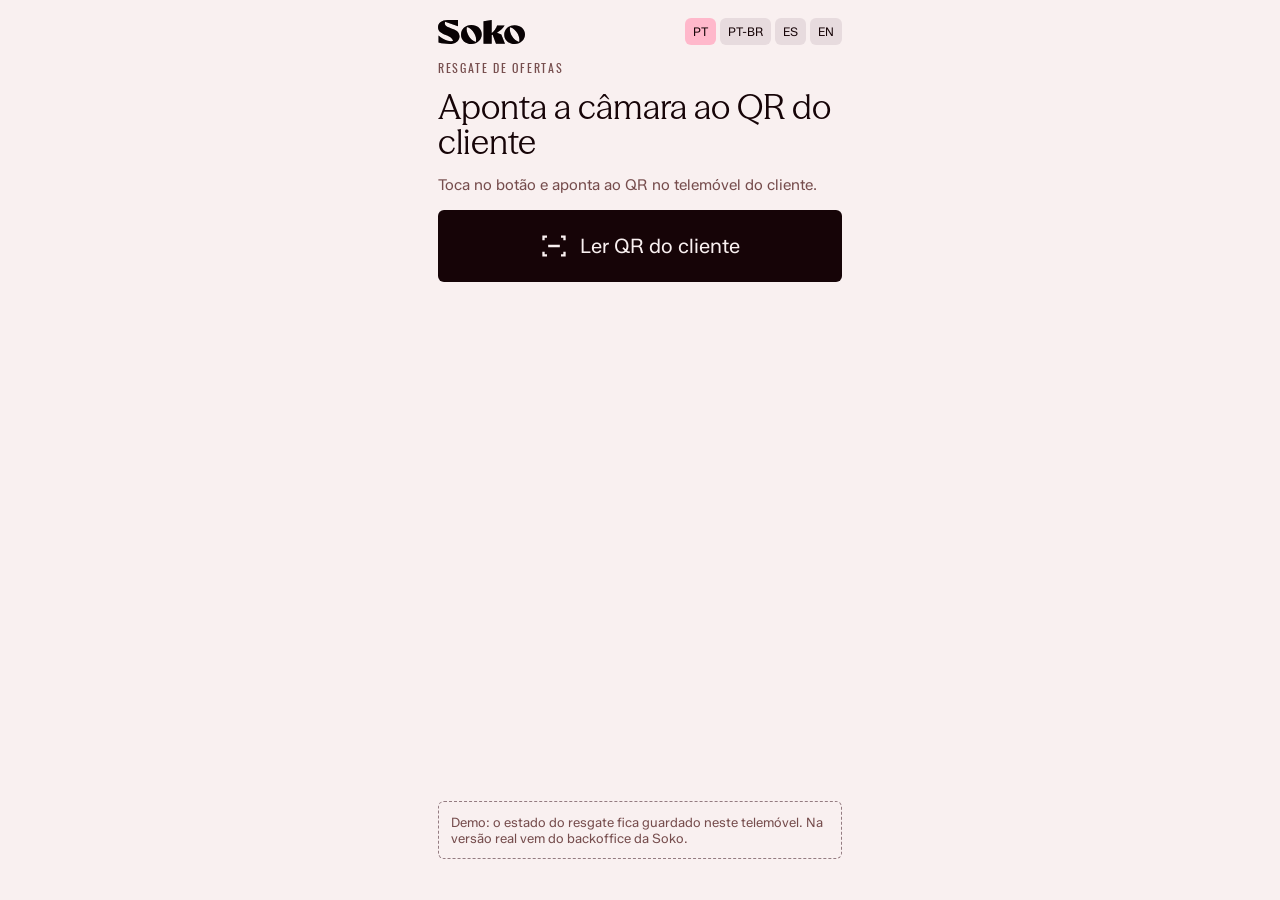
<file: redeem.html>
<!doctype html>
<html lang="pt">
<head>
<meta charset="utf-8">
<meta name="viewport" content="width=device-width,initial-scale=1,viewport-fit=cover">
<meta name="robots" content="noindex">
<meta name="theme-color" content="#f9f0f0">
<title>Soko · Gift redeem</title>
<link rel="stylesheet" href="a/sw.css">
<style>.dkstats .kv>div{background:var(--sh1);color:var(--paper)}.dkstats .kv .ey{color:var(--sh4)}.dkstats div[style*="border-bottom"]{border-color:var(--sh1)!important}</style>
</head>
<body>
<main class="wrap" id="app" aria-live="polite"></main>
<script src="a/claim.js"></script><script src="a/jsqr.min.js"></script>
<script>
/* Business side · soko.fyi/business/redeem (mockup on GitHub Pages)
   Staff scan the customer's gift QR with the phone camera; it opens this page with ?d=<claim>.
   Backoffice calls this page makes are marked "API:" and live in a/claim.js. */
const T={
pt:{scan:'Ler QR do cliente',scan_h:'Aponta ao QR no telemóvel do cliente',cam_err:'Não foi possível abrir a câmara. Dá permissão à câmara nas definições do browser.',cancel:'Cancelar',notsoko:'Este QR não é de uma oferta Soko.',brand:'Resgate de ofertas',home_h:'Aponta a câmara ao QR do cliente',home_p:'Toca no botão e aponta ao QR no telemóvel do cliente.',type:'Escrever código',code_ph:'SW-XXXXXX',find:'Procurar',notfound:'Código não encontrado neste telemóvel. Na demo, um código escrito só funciona no telemóvel onde a oferta foi pedida. Lê o QR do cliente.',pin_h:'PIN da {v}',pin_p:'Só da primeira vez. Este telemóvel guarda-o.',pin_bad:'PIN errado. Tenta outra vez.',del:'Apagar',valid:'Oferta válida',until:'Válida até',customer:'Cliente',hand:'Entrega a oferta e toca em Resgatar. Depois disto não pode ser usada outra vez.',redeem:'Resgatar oferta',redeemed:'Resgatada',logged:'Registado na Soko. Não precisas de fazer mais nada.',week:'Esta semana',month:'Este mês',next:'Ler a próxima',used_h:'Já foi usada',used_p:'Resgatada {t}. Não entregues a oferta.',exp_h:'Expirou',exp_p:'Esta oferta terminou a {d}.',wrong_h:'Venue errado',wrong_p:'Esta oferta é para {v}, não para {me}.',lock_h:'Ainda não desbloqueada',lock_p:'O cliente ainda não se registou na Soko com o número dele. Pede-lhe que se registe e lê outra vez.',inv_h:'QR inválido',inv_p:'Este código não é uma oferta da Soko.',can_h:'Cancelada',can_p:'A Soko cancelou esta oferta.',another:'Ler outra',recent:'Últimos resgates',logout:'Mudar de venue',demo:'Demo: o estado do resgate fica guardado neste telemóvel. Na versão real vem do backoffice da Soko.'},
br:{scan:'Ler QR do cliente',scan_h:'Aponte pro QR no celular do cliente',cam_err:'Não deu pra abrir a câmera. Libere a câmera nas configurações do navegador.',cancel:'Cancelar',notsoko:'Esse QR não é de um presente Soko.',brand:'Resgate de presentes',home_h:'Aponte a câmera pro QR do cliente',home_p:'Toque no botão e aponte pro QR no celular do cliente.',type:'Digitar código',code_ph:'SW-XXXXXX',find:'Buscar',notfound:'Código não encontrado neste celular. Na demo, um código digitado só funciona no celular onde o presente foi pedido. Leia o QR do cliente.',pin_h:'PIN do {v}',pin_p:'Só na primeira vez. Este celular guarda.',pin_bad:'PIN errado. Tente de novo.',del:'Apagar',valid:'Presente válido',until:'Válido até',customer:'Cliente',hand:'Entregue o presente e toque em Resgatar. Depois disso não dá pra usar de novo.',redeem:'Resgatar presente',redeemed:'Resgatado',logged:'Registrado na Soko. Não precisa fazer mais nada.',week:'Esta semana',month:'Este mês',next:'Ler o próximo',used_h:'Já foi usado',used_p:'Resgatado {t}. Não entregue o presente.',exp_h:'Expirou',exp_p:'Este presente terminou em {d}.',wrong_h:'Lugar errado',wrong_p:'Este presente é do {v}, não do {me}.',lock_h:'Ainda não liberado',lock_p:'O cliente ainda não se cadastrou na Soko com o número dele. Peça pra ele se cadastrar e leia de novo.',inv_h:'QR inválido',inv_p:'Este código não é um presente da Soko.',can_h:'Cancelado',can_p:'A Soko cancelou este presente.',another:'Ler outro',recent:'Últimos resgates',logout:'Trocar de lugar',demo:'Demo: o estado do resgate fica salvo neste celular. Na versão real vem do backoffice da Soko.'},
es:{scan:'Escanear QR del cliente',scan_h:'Apunta al QR en el teléfono del cliente',cam_err:'No se pudo abrir la cámara. Permite la cámara en los ajustes del navegador.',cancel:'Cancelar',notsoko:'Este QR no es de un regalo Soko.',brand:'Canje de regalos',home_h:'Apunta la cámara al QR del cliente',home_p:'Toca el botón y apunta al QR en el teléfono del cliente.',type:'Escribir código',code_ph:'SW-XXXXXX',find:'Buscar',notfound:'Código no encontrado en este teléfono. En la demo, un código escrito solo funciona en el teléfono donde se pidió el regalo. Escanea el QR del cliente.',pin_h:'PIN de {v}',pin_p:'Solo la primera vez. Este teléfono lo recuerda.',pin_bad:'PIN incorrecto. Intenta otra vez.',del:'Borrar',valid:'Regalo válido',until:'Válido hasta',customer:'Cliente',hand:'Entrega el regalo y toca Canjear. Después ya no se puede volver a usar.',redeem:'Canjear regalo',redeemed:'Canjeado',logged:'Registrado en Soko. No tienes que hacer nada más.',week:'Esta semana',month:'Este mes',next:'Leer el siguiente',used_h:'Ya se usó',used_p:'Canjeado {t}. No entregues el regalo.',exp_h:'Venció',exp_p:'Este regalo terminó el {d}.',wrong_h:'Lugar equivocado',wrong_p:'Este regalo es de {v}, no de {me}.',lock_h:'Aún no desbloqueado',lock_p:'El cliente todavía no se registró en Soko con su número. Pídele que se registre y vuelve a leerlo.',inv_h:'QR no válido',inv_p:'Este código no es un regalo de Soko.',can_h:'Cancelado',can_p:'Soko canceló este regalo.',another:'Leer otro',recent:'Últimos canjes',logout:'Cambiar de lugar',demo:'Demo: el estado del canje se guarda en este teléfono. En la versión real viene del backoffice de Soko.'},
en:{scan:'Scan customer QR',scan_h:'Point at the QR on the customer\u2019s phone',cam_err:'Couldn\u2019t open the camera. Allow camera access in your browser settings.',cancel:'Cancel',notsoko:'This QR isn\u2019t a Soko gift.',brand:'Gift redeem',home_h:'Point the camera at the customer’s QR',home_p:'Tap the button, then point at the QR on the customer’s phone.',type:'Type a code',code_ph:'SW-XXXXXX',find:'Find',notfound:'Code not found on this phone. In the demo, a typed code only works on the phone where the gift was claimed. Scan the customer’s QR instead.',pin_h:'{v} PIN',pin_p:'First time only. This phone remembers it.',pin_bad:'Wrong PIN. Try again.',del:'Delete',valid:'Valid gift',until:'Valid until',customer:'Customer',hand:'Hand over the gift, then tap Redeem. It can’t be used again after this.',redeem:'Redeem gift',redeemed:'Redeemed',logged:'Logged with Soko. Nothing else to do.',week:'This week',month:'This month',next:'Scan the next one',used_h:'Already used',used_p:'Redeemed {t}. Don’t hand over a gift.',exp_h:'Expired',exp_p:'This gift ended on {d}.',wrong_h:'Wrong venue',wrong_p:'This gift is for {v}, not {me}.',lock_h:'Not unlocked yet',lock_p:'The customer hasn’t signed up to Soko with their number yet. Ask them to sign up, then scan again.',inv_h:'Invalid QR',inv_p:'This code isn’t a Soko gift.',can_h:'Cancelled',can_p:'Soko cancelled this gift.',another:'Scan another',recent:'Latest redemptions',logout:'Switch venue',demo:'Demo: redemption state is stored on this phone. In the real version it comes from the Soko backoffice.'}};
const LOC={pt:'pt-PT',br:'pt-BR',es:'es-MX',en:'en-GB'};
const API=SWGifts,qs=new URLSearchParams(location.search),app=document.getElementById('app');
const SES='sw_venue_session';
let D=qs.get('d'),R=null,L=qs.get('lang')||null,pin='';
if(D){R=API.get(D)}
if(!L){L=(R&&R.claim&&R.claim.lang)||(R&&R.claim&&API.LANG[R.claim.market])||'pt'} if(!T[L])L='pt';
document.documentElement.lang=L==='br'?'pt-BR':L;
const t=(k,o)=>{let s=(T[L]||T.en)[k]||T.en[k]||k;for(const x in (o||{}))s=s.replace('{'+x+'}',o[x]);return s};
const esc=s=>String(s==null?'':s).replace(/[&<>"]/g,c=>({'&':'&amp;','<':'&lt;','>':'&gt;','"':'&quot;'}[c]));
const fmtD=ms=>new Date(ms).toLocaleDateString(LOC[L],{weekday:'short',day:'numeric',month:'numeric'});
const fmtT=ms=>new Date(ms).toLocaleString(LOC[L],{hour:'2-digit',minute:'2-digit',day:'numeric',month:'numeric'});
function session(){try{return JSON.parse(localStorage.getItem(SES))||null}catch(e){return null}}
function setSession(v){try{localStorage.setItem(SES,JSON.stringify(v))}catch(e){}}
function header(){const s=session();return `<div class="top"><img src="a/wordmark.svg" alt="Soko" style="filter:brightness(.25)"><div class="langs">${['pt','br','es','en'].map(k=>`<button data-l="${k}" class="${k===L?'on':''}">${k==='br'?'PT-BR':k.toUpperCase()}</button>`).join('')}</div></div><div class="ey">${esc(t('brand'))}${s?' · '+esc(s.name):''}</div>`}
function bindLangs(){app.querySelectorAll('[data-l]').forEach(b=>b.onclick=()=>{L=b.dataset.l;document.documentElement.lang=L==='br'?'pt-BR':L;render()})}

/* camera scanner: native BarcodeDetector when the phone has it, jsQR otherwise */
function scan(){
  const ov=document.createElement('div');ov.style.cssText='position:fixed;inset:0;z-index:99;background:#000;display:flex;flex-direction:column;align-items:center;justify-content:center;gap:16px';
  ov.innerHTML=`<video playsinline muted style="width:100%;height:100%;object-fit:cover;position:absolute;inset:0"></video><div style="position:relative;width:64vw;max-width:300px;aspect-ratio:1;border:4px solid #ffb8cb;border-radius:22px;box-shadow:0 0 0 2000px rgba(0,0,0,.45)"></div><p style="position:relative;color:#f9f0f0;font:500 16px 'Zalando Sans',sans-serif;margin:0;text-align:center;padding:0 24px">${esc(t('scan_h'))}</p><button class="btn y" style="position:relative;min-width:180px">${esc(t('cancel'))}</button>`;
  document.body.appendChild(ov);const v=ov.querySelector('video'),cv=document.createElement('canvas'),cx=cv.getContext('2d',{willReadFrequently:true});let st=null,on=true,det=null;
  const stop=()=>{on=false;if(st)st.getTracks().forEach(x=>x.stop());ov.remove()};
  ov.querySelector('button').onclick=stop;
  if('BarcodeDetector' in window){try{det=new BarcodeDetector({formats:['qr_code']})}catch(e){det=null}}
  const hit=txt=>{let d=null;try{const u=new URL(txt,location.href);d=u.searchParams.get('d')}catch(e){}
    if(!d){document.getElementById('er').textContent=t('notsoko');stop();return}
    const r=API.get(d);stop();if(r.claim){D=d;R=r;history.replaceState(null,'','?d='+encodeURIComponent(d));render()}else document.getElementById('er').textContent=t('notsoko')};
  const loop=async()=>{if(!on)return;if(v.readyState>=2){try{
      if(det){const r=await det.detect(v);if(r&&r[0]){hit(r[0].rawValue);return}}
      else{const w=v.videoWidth,h=v.videoHeight,k=Math.min(1,640/Math.max(w,h));cv.width=w*k|0;cv.height=h*k|0;cx.drawImage(v,0,0,cv.width,cv.height);const im=cx.getImageData(0,0,cv.width,cv.height),r=jsQR(im.data,im.width,im.height,{inversionAttempts:'attemptBoth'});if(r&&r.data){hit(r.data);return}}
    }catch(e){}}setTimeout(loop,140)};
  navigator.mediaDevices.getUserMedia({video:{facingMode:{ideal:'environment'}},audio:false}).then(s=>{st=s;v.srcObject=s;v.play();loop()}).catch(()=>{stop();photo()});
}

/* fallback when live camera is blocked (in-app browsers, embedded previews): take a photo of the QR */
function photo(){const f=document.createElement('input');f.type='file';f.accept='image/*';f.setAttribute('capture','environment');f.style.display='none';document.body.appendChild(f);
  f.onchange=()=>{const file=f.files&&f.files[0];f.remove();if(!file)return;const img=new Image();img.onload=()=>{let r=null;const cv=document.createElement('canvas'),cx=cv.getContext('2d',{willReadFrequently:true});for(const M of [1600,1000,700,2400]){const k=Math.min(1,M/Math.max(img.width,img.height));cv.width=img.width*k|0;cv.height=img.height*k|0;cx.drawImage(img,0,0,cv.width,cv.height);const im=cx.getImageData(0,0,cv.width,cv.height);r=jsQR(im.data,im.width,im.height,{inversionAttempts:'attemptBoth'});if(r&&r.data)break}URL.revokeObjectURL(img.src);
    if(!r||!r.data){document.getElementById('er').textContent=t('notsoko');return}let d=null;try{d=new URL(r.data,location.href).searchParams.get('d')}catch(e){}const rr=d&&API.get(d);if(rr&&rr.claim){D=d;R=rr;try{history.replaceState(null,'','?d='+encodeURIComponent(d))}catch(e){}render()}else document.getElementById('er').textContent=t('notsoko')};img.src=URL.createObjectURL(file)};
  f.click()}

function render(){
  const c=R&&R.claim;
  if(D&&(!R||R.error||!c)){return show('no',t('inv_h'),t('inv_p'))}
  if(!c){return home()}
  const s=session();
  if(!s) return pinScreen({id:c.venue_id,name:c.venue_name,area:c.venue_area,market:c.market});
  const st=API.check(c,s.venue_id);
  API.track('sw_redeem_view',{state:st,venue:c.venue_id,code:c.code});
  if(st==='valid')return valid(c,s);
  if(st==='used')return show('no',t('used_h'),t('used_p',{t:fmtT(c.redeemed_at)}),c);
  if(st==='expired')return show('no',t('exp_h'),t('exp_p',{d:fmtD(c.expires_at)}),c);
  if(st==='wrong_venue')return show('no',t('wrong_h'),t('wrong_p',{v:esc(c.venue_name),me:esc(s.name)}),c);
  if(st==='locked')return show('wait',t('lock_h'),t('lock_p'),c);
  if(st==='cancelled')return show('no',t('can_h'),t('can_p'),c);
  return show('no',t('inv_h'),t('inv_p'));
}
function home(){
  const s=session();const st=s?API.stats(s.venue_id):null;
  app.innerHTML=header()+`<h1 class="disp" style="font-size:34px">${esc(t('home_h'))}</h1><p class="small" style="margin:0;font-size:15px">${esc(t('home_p'))}</p>
  <button class="btn d" id="scan" style="padding:22px;font-size:20px;display:flex;align-items:center;justify-content:center;gap:12px"><svg width="28" height="28" viewBox="0 0 24 24" fill="none" stroke="currentColor" stroke-width="2"><path d="M3 7V4h3M21 7V4h-3M3 17v3h3M21 17v3h-3M7 12h10"/></svg>${esc(t('scan'))}</button><div class="err" id="er"></div>
  ${st?stats(st,s):''}
  ${s?`<button class="btn g" id="lo">${esc(t('logout'))}</button>`:''}
  <p class="demo" style="margin-top:auto">${esc(t('demo'))}</p>`;
  bindLangs();
  document.getElementById('scan').onclick=scan;
  const lo=document.getElementById('lo');if(lo)lo.onclick=()=>{localStorage.removeItem(SES);render()};
}
function stats(st,s){return `<div class="kv"><div><span class="ey" style="font-size:10px">${esc(t('week'))}</span><b class="disp" style="font-size:30px">${st.week}</b></div><div><span class="ey" style="font-size:10px">${esc(t('month'))}</span><b class="disp" style="font-size:30px">${st.month}</b></div></div>${st.recent.length?`<div><div class="ey" style="margin-bottom:6px">${esc(t('recent'))}</div>${st.recent.map(r=>`<div style="display:flex;justify-content:space-between;padding:8px 0;border-bottom:1px solid var(--sh45);font-size:14px"><span>${esc(r.code)}</span><span class="small">${esc(fmtT(r.at))}</span></div>`).join('')}</div>`:''}`}
function pinScreen(v){
  pin='';
  const draw=()=>{const p=document.getElementById('pn');if(p)p.innerHTML=[0,1,2,3].map(i=>`<span class="${i<pin.length?'f':''}">${i<pin.length?'•':''}</span>`).join('')};
  app.innerHTML=header()+`<h1 class="disp pop" style="font-size:32px">${esc(t('pin_h',{v:v.name}))}</h1><p class="small" style="margin:0;font-size:15px">${esc(t('pin_p'))}</p><div class="pin" id="pn" aria-label="PIN"></div><div class="err" id="er" style="text-align:center"></div>
  <div class="keys" style="margin-top:auto">${['1','2','3','4','5','6','7','8','9','','0','⌫'].map(k=>k?`<button data-k="${k}" ${k==='⌫'?`aria-label="${t('del')}"`:''}>${k}</button>`:'<span></span>').join('')}</div>`;
  bindLangs();draw();
  app.querySelectorAll('[data-k]').forEach(b=>b.onclick=()=>{const k=b.dataset.k;document.getElementById('er').textContent='';
    if(k==='⌫'){pin=pin.slice(0,-1)}else if(pin.length<4){pin+=k}draw();
    if(pin.length===4){if(API.checkPin(v.id,pin,v)){setSession({venue_id:v.id,name:v.name,at:Date.now()});API.track('sw_redeem_pin_ok',{venue:v.id});setTimeout(render,180)}else{API.track('sw_redeem_pin_bad',{venue:v.id});pin='';draw();document.getElementById('er').textContent=t('pin_bad')}}});
}
function valid(c,s){
  app.innerHTML=header()+`<div class="state ok pop"><span class="ey" style="color:var(--greend)">${esc(t('valid'))}</span><h1 class="disp" style="font-size:40px">${esc(c.gift_title)}</h1><span style="font-family:Oswald,sans-serif;font-size:18px;letter-spacing:.16em">${esc(c.code)}</span></div>
  <div class="kv"><div><span class="ey" style="font-size:10px">${esc(t('customer'))}</span><b>${esc(c.phone_masked||API.mask(c.phone_e164||''))}</b></div><div><span class="ey" style="font-size:10px">${esc(t('until'))}</span><b>${esc(fmtD(c.expires_at))}</b></div></div>
  <p class="small" style="margin:0;font-size:15px">${esc(t('hand'))}</p>
  <button class="btn d" id="rd" style="margin-top:auto;min-height:66px;font-size:20px">${esc(t('redeem'))}</button>`;
  bindLangs();
  document.getElementById('rd').onclick=()=>{const r=API.redeem(c,s.venue_id);if(r.error){R=API.get(D);return render()}R.claim=r.claim;API.track('sw_redeem_ok',{venue:s.venue_id,code:c.code,gift:c.gift_title});done(r.claim,s)};
}
function done(c,s){
  const st=API.stats(s.venue_id);document.body.classList.add('dk');
  app.innerHTML=header()+`<div class="pop" style="display:flex;flex-direction:column;align-items:center;gap:12px;text-align:center;padding:24px 0"><div class="check"><svg width="46" height="46" viewBox="0 0 24 24" fill="none" stroke="#160407" stroke-width="2.4" stroke-linecap="round" stroke-linejoin="round" aria-hidden="true"><path d="M5 12.5l4.5 4.5L19 7.5"/></svg></div><h1 class="disp" style="font-size:44px">${esc(t('redeemed'))}</h1><span class="small" style="font-size:16px">${esc(c.code)} · ${esc(c.gift_title)} · ${esc(fmtT(c.redeemed_at))}</span><span class="small">${esc(t('logged'))}</span></div>
  <div class="dkstats">${stats(st,s)}</div><button class="btn y" id="nx" style="margin-top:auto">${esc(t('next'))}</button>`;
  bindLangs();
  document.getElementById('nx').onclick=()=>{document.body.classList.remove('dk');history.replaceState(null,'',location.pathname);D=null;R=null;render()};
}
function show(kind,h,p,c){
  app.innerHTML=header()+`<div class="state ${kind} pop"><span class="ey" style="color:var(--inkd)">${kind==='wait'?'···':'STOP'}</span><h1 class="disp" style="font-size:36px">${esc(h)}</h1><p style="margin:0;font-size:16px;line-height:1.4">${esc(p)}</p></div>
  ${c?`<div class="kv"><div><span class="ey" style="font-size:10px">Code</span><b>${esc(c.code)}</b></div><div><span class="ey" style="font-size:10px">${esc(t('customer'))}</span><b>${esc(c.phone_masked||API.mask(c.phone_e164||''))}</b></div></div>`:''}
  <button class="btn d" id="an" style="margin-top:auto">${esc(t('another'))}</button>`;
  bindLangs();
  document.getElementById('an').onclick=()=>{history.replaceState(null,'',location.pathname);D=null;R=null;render()};
}
render();
</script>
</body>
</html>
</file>
<file: a/sw.css>
@font-face{font-family:"Season Mix";src:url(SeasonMixTRIAL-Regular.woff2) format("woff2");font-weight:400;font-display:swap}
@font-face{font-family:"Zalando Sans";src:url(ZalandoSans.woff2) format("woff2");font-weight:200 900;font-display:swap}
@font-face{font-family:"Oswald";src:url(Oswald-Regular.woff2) format("woff2");font-weight:400;font-display:swap}
:root{--paper:#f9f0f0;--pink:#ffb8cb;--pinkm:#ef8ea8;--pinkl:#ffdae4;--ink:#3b0f18;--inkd:#160407;--dark:#170408;--blue:#8bdfff;--lilac:#e08efb;--yellow:#ede77d;--green:#b0ef8b;--greend:#276a2b;--red:#f68686;--sh1:#312228;--sh2:#534b4d;--sh3:#947c81;--sh4:#c1b2b5;--sh45:#e7dbde;--ink50:#764d4d}
*{box-sizing:border-box}
html,body{margin:0;background:var(--paper);color:var(--inkd);font-family:"Zalando Sans",system-ui,sans-serif;font-weight:400;-webkit-font-smoothing:antialiased}
body.dk{background:var(--dark);color:var(--paper)}
.wrap{max-width:440px;margin:0 auto;min-height:100dvh;display:flex;flex-direction:column;padding:18px 18px 28px;gap:14px}
.top{display:flex;align-items:center;justify-content:space-between;gap:10px}
.top img{height:24px}
.ey{font-family:"Oswald",sans-serif;font-size:12px;letter-spacing:.14em;text-transform:uppercase;color:var(--ink50)}
.dk .ey{color:var(--sh4)}
.disp{font-family:"Season Mix",serif;font-weight:400;line-height:1.04;margin:0}
.card{border-radius:6px;padding:18px}
.btn{display:flex;align-items:center;justify-content:center;gap:8px;width:100%;min-height:56px;border:0;border-radius:6px;font:400 18px "Zalando Sans",sans-serif;cursor:pointer;text-decoration:none;padding:0 16px}
.btn.y{background:var(--yellow);color:var(--inkd)}.btn.p{background:var(--pink);color:var(--inkd)}.btn.d{background:var(--inkd);color:var(--paper)}
.btn.g{background:transparent;color:var(--ink);text-decoration:underline;min-height:44px;font-size:15px}
.dk .btn.g{color:var(--sh4)}
.btn:disabled{opacity:.45}
.kv{display:grid;grid-template-columns:repeat(2,minmax(0,1fr));gap:8px}
.kv>div{background:var(--sh45);border-radius:6px;padding:12px}
.kv b{display:block;font-weight:500;font-size:15px;margin-top:2px}
.langs{display:flex;gap:4px}
.langs button{border:0;border-radius:6px;padding:6px 8px;font:400 12px "Zalando Sans",sans-serif;background:var(--sh45);color:var(--inkd);cursor:pointer}
.langs button.on{background:var(--pink)}
.dk .langs button{background:var(--sh1);color:var(--paper)}.dk .langs button.on{background:var(--pink);color:var(--inkd)}
input,select{font:500 18px "Zalando Sans",sans-serif;color:var(--inkd);background:#fff;border:2px solid var(--sh45);border-radius:6px;height:56px;padding:0 14px;width:100%}
input:focus,select:focus{outline:none;border-color:var(--inkd)}
.small{font-size:13px;line-height:1.4;color:var(--ink50)}
.dk .small{color:var(--sh4)}
.pin{display:flex;gap:10px;justify-content:center}
.pin span{width:54px;height:64px;border-radius:6px;border:2px solid var(--sh4);display:flex;align-items:center;justify-content:center;font-size:26px}
.pin span.f{background:var(--inkd);border-color:var(--inkd);color:var(--paper)}
.keys{display:grid;grid-template-columns:repeat(3,minmax(0,1fr));gap:8px}
.keys button{height:62px;border:0;border-radius:6px;background:var(--sh45);color:var(--inkd);font:400 24px "Zalando Sans",sans-serif;cursor:pointer}
.keys button:active{background:var(--sh4)}
.state{border-radius:6px;padding:22px 20px;display:flex;flex-direction:column;gap:8px}
.state.ok{background:var(--green)}.state.no{background:var(--red)}.state.wait{background:var(--yellow)}
.check{width:88px;height:88px;border-radius:50%;background:var(--green);color:var(--inkd);display:flex;align-items:center;justify-content:center;margin:0 auto}
.err{color:#b3261e;font-size:14px;min-height:18px}
.qrbox{background:#fff;border-radius:6px;padding:16px;display:flex;justify-content:center}
.qrbox svg,.qrbox img{width:220px;height:220px;display:block}
.code{font-family:"Oswald",sans-serif;font-size:28px;letter-spacing:.18em;text-align:center}
.demo{border:1.5px dashed var(--sh3);border-radius:6px;padding:12px;font-size:13px;color:var(--ink50);display:flex;flex-direction:column;gap:8px}
.dk .demo{color:var(--sh4)}
@media (prefers-reduced-motion:no-preference){.pop{animation:pop .35s ease}@keyframes pop{from{opacity:0;transform:translateY(10px)}to{opacity:1;transform:none}}}
.dk .top img{filter:brightness(0) invert(.94)!important}
</file>
